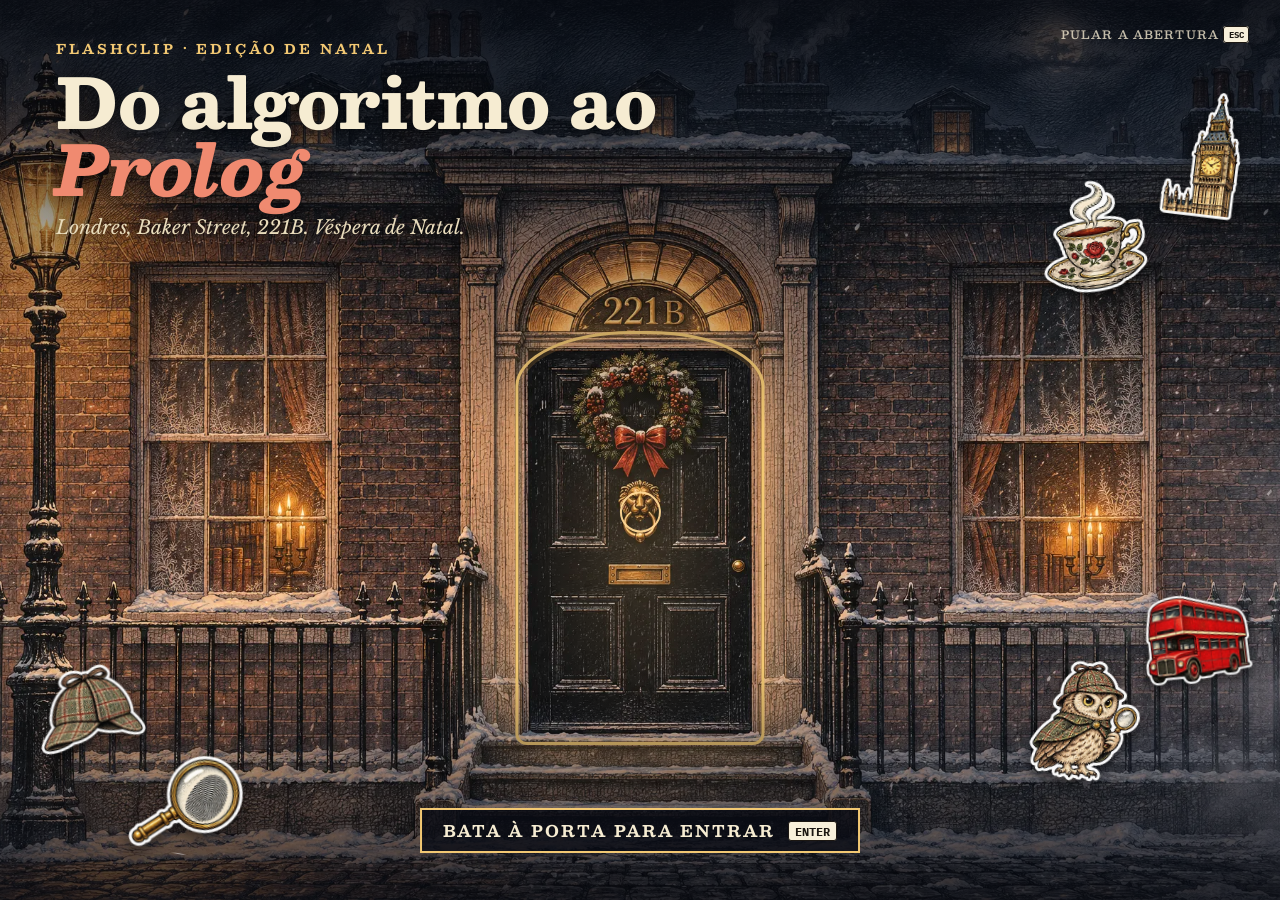
<file: index.html>
<!doctype html>
<html lang="pt-BR">
<head>
<meta charset="utf-8">
<meta name="viewport" content="width=device-width, initial-scale=1">
<title>FlashClip: do algoritmo ao Prolog</title>
<meta name="description" content="Minicurso FlashClip: fundamentos de programação e Prolog, com o caso A noite do crime.">
<link rel="stylesheet" href="css/fontes.css">
<link rel="stylesheet" href="css/tema.css">
<link rel="stylesheet" href="css/slides.css">
<link rel="stylesheet" href="css/jornal.css">
<link rel="stylesheet" href="css/pagina.css">
<link rel="stylesheet" href="css/londres.css">
<link rel="stylesheet" href="css/organizar.css">
<script>
/* A abertura (a porta da 221B) só aparece quando a apresentação abre no começo. Se o roteiro dela
   não carregar, a página segue sem abertura. */
(function () {
  var h = location.hash, r = document.documentElement;
  if ((h === '' || h === '#' || h === '#/capa') && !/[?&]entrada=0(?:&|$)/.test(location.search)) {
    r.classList.add('com-entrada');
    setTimeout(function () { if (!window.LONDRES) r.classList.remove('com-entrada'); }, 4000);
  }
})();
</script>
</head>
<body>

<div id="mundo" class="mundo" data-lugar="rua" aria-hidden="true">
  <div class="mundo__viagem"><div class="mundo__londres"></div></div>
  <div class="mundo__nevoa"></div>
  <canvas id="neve" class="mundo__neve"></canvas>
</div>

<main id="palco" class="palco" aria-label="Apresentação"></main>
<div id="figurinhas" class="figurinhas" aria-hidden="true"></div>

<nav id="barra" class="barra" aria-label="Controles da apresentação">
  <div class="barra__grupo">
    <button type="button" id="b-organizar" title="Organizar a ordem dos slides (O)">Organizar</button>
    <button type="button" id="b-controle" title="Passar os slides pelo celular (C)">Celular</button>
    <a id="b-quiz" href="quiz.html" title="Abrir o quiz (opcional)">Quiz</a>
    <button type="button" id="b-foto" title="Modo foto: troca o busto em 3D da capa pelo retrato (M)" aria-pressed="false">Foto</button>
    <button type="button" id="b-cheia" title="Tela cheia (F)">Tela cheia</button>
    <button type="button" id="b-ajuda" title="Atalhos (?)">Atalhos</button>
  </div>
  <div class="barra__grupo">
    <button type="button" id="b-voltar" aria-label="Voltar">&#9664;</button>
    <span id="contador" class="barra__conta" aria-live="polite">1 / 1</span>
    <button type="button" id="b-avancar" aria-label="Avançar">&#9654;</button>
  </div>
</nav>
<div id="progresso" class="progresso" aria-hidden="true"><i></i><img class="progresso__carruagem" src="img/fig-carruagem.webp" width="440" height="287" alt=""></div>

<section id="organizar" class="org" hidden aria-label="Organizar a ordem dos slides">
  <header class="org__topo">
    <div>
      <h2>Quadro do caso: organize os slides</h2>
      <p class="org__dica">Arraste uma miniatura, ou use as setas para escolher, <kbd>Espaço</kbd> para pegar e soltar e <kbd>Enter</kbd> para abrir. <kbd>Alt</kbd> + setas move direto. <kbd>Esc</kbd> fecha.</p>
    </div>
    <div class="org__botoes">
      <span id="org-estado" class="org__estado"></span>
      <button type="button" id="org-desfazer">Desfazer</button>
      <button type="button" id="org-original">Voltar à ordem original</button>
      <button type="button" id="org-fechar" class="org__fechar">Fechar</button>
    </div>
  </header>
  <div id="org-rolo" class="org__rolo">
    <ol id="org-lista" class="org__lista"></ol>
  </div>
  <p id="org-vivo" class="so-leitor" aria-live="assertive"></p>
</section>

<div id="ajuda" class="ajuda" hidden role="dialog" aria-modal="true" aria-labelledby="ajuda-t">
  <div class="ajuda__caixa">
    <h2 id="ajuda-t">Atalhos</h2>
    <dl>
      <dt><kbd>&rarr;</kbd> <kbd>Espaço</kbd> <kbd>Page Down</kbd></dt><dd>Avançar (primeiro as etapas do slide, depois o próximo slide)</dd>
      <dt><kbd>&larr;</kbd> <kbd>Page Up</kbd></dt><dd>Voltar</dd>
      <dt><kbd>Home</kbd> <kbd>End</kbd></dt><dd>Primeiro e último slide</dd>
      <dt><kbd>O</kbd></dt><dd>Organizar a ordem dos slides</dd>
      <dt><kbd>C</kbd></dt><dd>Passar os slides pelo celular (mostra um QR code)</dd>
      <dt><kbd>M</kbd></dt><dd>Modo foto: na capa, troca o busto em 3D pelo retrato do detetive com a coruja</dd>
      <dt><kbd>F</kbd></dt><dd>Tela cheia</dd>
      <dt><kbd>?</kbd></dt><dd>Abrir e fechar esta ajuda</dd>
      <dt>Figurinhas</dt><dd>Clique para balançar, arraste para colar em outro lugar</dd>
    </dl>
    <p>A ordem que você escolher fica guardada neste navegador. O quiz é opcional: só abre pelo botão Quiz.</p>
    <button type="button" id="ajuda-fechar">Fechar</button>
  </div>
</div>

<div id="controle" class="ajuda" hidden role="dialog" aria-modal="true" aria-labelledby="controle-t">
  <div class="ajuda__caixa controle">
    <h2 id="controle-t">Passar os slides pelo celular</h2>
    <p>Aponte a câmera do celular para o código. A página que abrir tem os botões de avançar e voltar. Pode fechar este quadro: o celular continua ligado.</p>
    <div id="controle-qr" class="controle__qr" aria-label="QR code do controle"></div>
    <p id="controle-url" class="controle__url"></p>
    <p id="controle-estado" class="controle__estado" role="status">Ligando…</p>
    <div id="controle-aviso" class="controle__aviso" hidden>
      <p><b>O celular ainda não alcança esta página:</b> ela está aberta só neste computador. Publique a pasta e cole aqui o endereço público dela:</p>
      <form id="controle-form"><input id="controle-campo" type="url" inputmode="url" placeholder="https://…" aria-label="Endereço público da pasta da apresentação"><button type="submit">Usar</button></form>
    </div>
    <div class="controle__botoes">
      <button type="button" id="controle-desligar" class="secundario">Desligar o controle</button>
      <button type="button" id="controle-fechar">Fechar</button>
    </div>
  </div>
</div>

<section id="entrada" class="entrada" aria-label="Abertura: Baker Street, 221B">
  <div class="entrada__cena">
    <img class="entrada__rua" src="img/londres-porta.webp" width="2240" height="1267" alt="Rua de Londres à noite, com neve e um lampião aceso. Ao centro, a porta preta da casa 221B, com uma guirlanda de Natal.">
    <button type="button" id="entrada-porta" class="entrada__porta" aria-label="Bater à porta e começar a apresentação"><span class="entrada__anel" aria-hidden="true"></span></button>
  </div>
  <div class="entrada__sombra" aria-hidden="true"></div>
  <div class="entrada__texto">
    <p class="entrada__kicker">FlashClip · Edição de Natal</p>
    <h1>Do algoritmo ao <em>Prolog</em></h1>
    <p class="entrada__onde">Londres, Baker Street, 221B. Véspera de Natal.</p>
  </div>
  <div class="entrada__figs" aria-hidden="true">
    <img src="img/fig-chapeu.webp" alt="" style="left:2.6vw;bottom:17vh;--r:-12deg;--i:0">
    <img src="img/fig-lupa.webp" alt="" style="left:10.5vw;bottom:5vh;--r:10deg;--i:1">
    <img src="img/fig-big-ben.webp" alt="" style="right:3vw;top:10vh;--r:7deg;--i:2;width:clamp(48px,6vw,120px)">
    <img src="img/fig-cha.webp" alt="" style="right:10.5vw;top:20vh;--r:-9deg;--i:3">
    <img src="img/fig-coruja.webp" alt="" style="right:11vw;bottom:13vh;--r:8deg;--i:4">
    <img src="img/fig-onibus.webp" alt="" style="right:2.4vw;bottom:24vh;--r:-7deg;--i:5">
  </div>
  <button type="button" id="entrada-dica" class="entrada__dica">Bata à porta para entrar <kbd>Enter</kbd></button>
  <button type="button" id="entrada-pular" class="entrada__pular">Pular a abertura <kbd>Esc</kbd></button>
  <div class="entrada__luz" aria-hidden="true"></div>
</section>

<script src="vendor/qrcode.js"></script>
<script src="js/arte.js"></script>
<script src="js/estampas.js"></script>
<script src="js/base.js"></script>
<script src="js/slides-1-fundamentos.js"></script>
<script src="js/slides-2-prolog.js"></script>
<script src="js/slides-3-caso-e-regras.js"></script>
<script src="js/slides-4-consultas-e-desfecho.js"></script>
<script src="js/figurinhas.js"></script>
<script src="js/deck.js"></script>
<script src="js/londres.js"></script>
<script src="js/controle-apresentador.js"></script>
<script src="js/tres-d.js"></script>
</body>
</html>
</file>
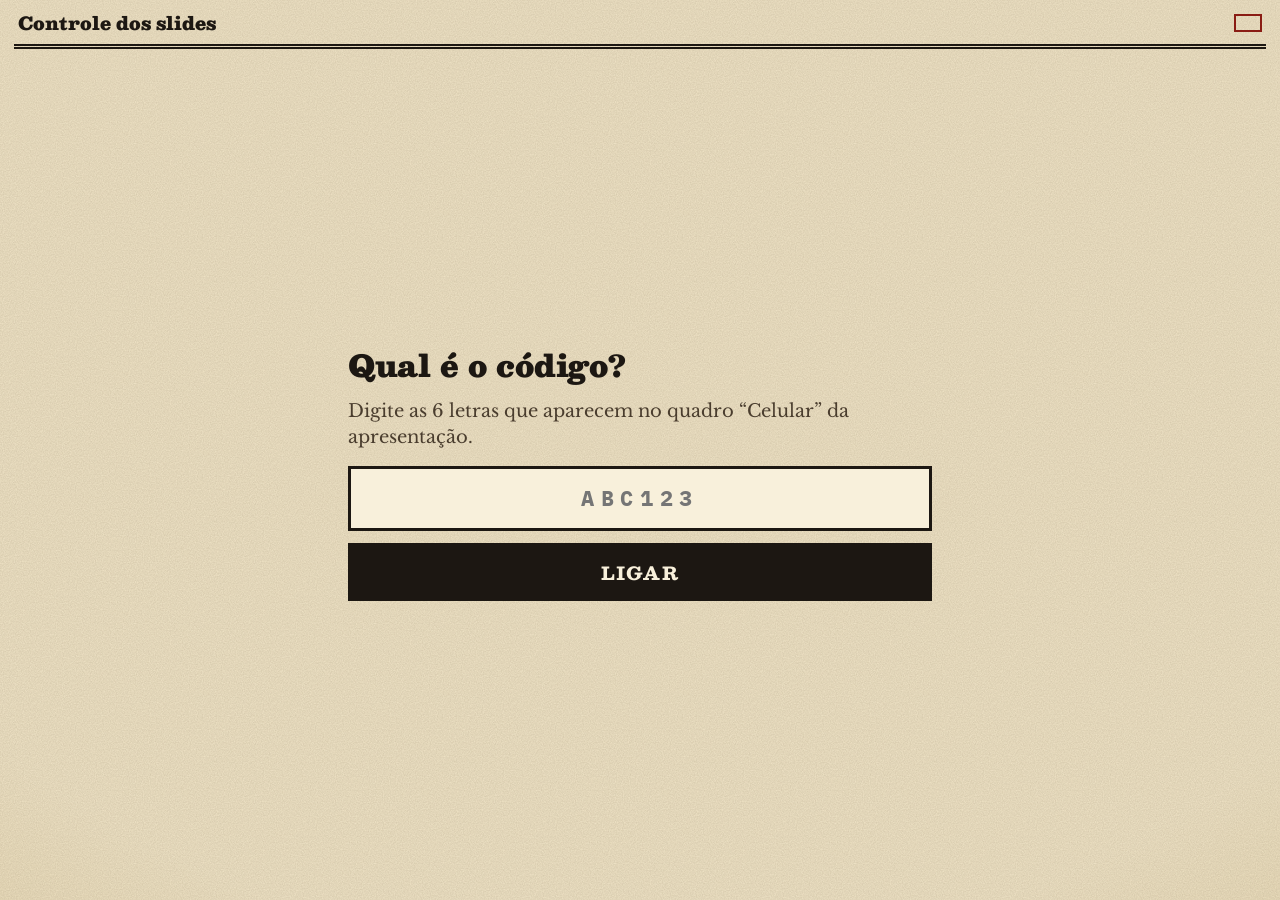
<file: controle.html>
<!doctype html>
<html lang="pt-BR">
<head>
<meta charset="utf-8">
<meta name="viewport" content="width=device-width, initial-scale=1, viewport-fit=cover, user-scalable=no">
<meta name="theme-color" content="#1c1712">
<title>Controle dos slides · FlashClip</title>
<link rel="stylesheet" href="css/fontes.css">
<link rel="stylesheet" href="css/quiz.css">
</head>
<body class="q q--celular q--controle">

<header class="c-topo">
  <p class="q-marca">Controle dos slides</p>
  <p id="conexao" class="q-conexao" role="status">Conectando…</p>
</header>

<main class="c-palco">
  <section id="t-codigo" class="c-tela" hidden>
    <h1>Qual é o código?</h1>
    <p>Digite as 6 letras que aparecem no quadro “Celular” da apresentação.</p>
    <form id="form-codigo">
      <input id="campo-codigo" autocomplete="off" autocapitalize="characters" maxlength="6" aria-label="Código do controle" placeholder="ABC123">
      <button type="submit" class="q-botao q-botao--forte">Ligar</button>
    </form>
  </section>

  <section id="t-controle" class="c-tela ctl" hidden>
    <div class="ctl__info" aria-live="polite">
      <p id="ctl-pos" class="q-kicker">Procurando a apresentação…</p>
      <h1 id="ctl-titulo"></h1>
      <p id="ctl-etapa" class="ctl__etapa"></p>
      <p id="ctl-prox" class="ctl__prox"></p>
    </div>
    <button type="button" id="ctl-avancar" class="ctl__botao ctl__botao--avancar" disabled>Avançar <span aria-hidden="true">&#9654;</span></button>
    <button type="button" id="ctl-voltar" class="ctl__botao ctl__botao--voltar" disabled><span aria-hidden="true">&#9664;</span> Voltar</button>
  </section>
</main>

<script src="vendor/mqtt.min.js"></script>
<script src="js/quiz-config.js"></script>
<script src="js/quiz-transporte.js"></script>
<script src="js/controle-celular.js"></script>
</body>
</html>
</file>
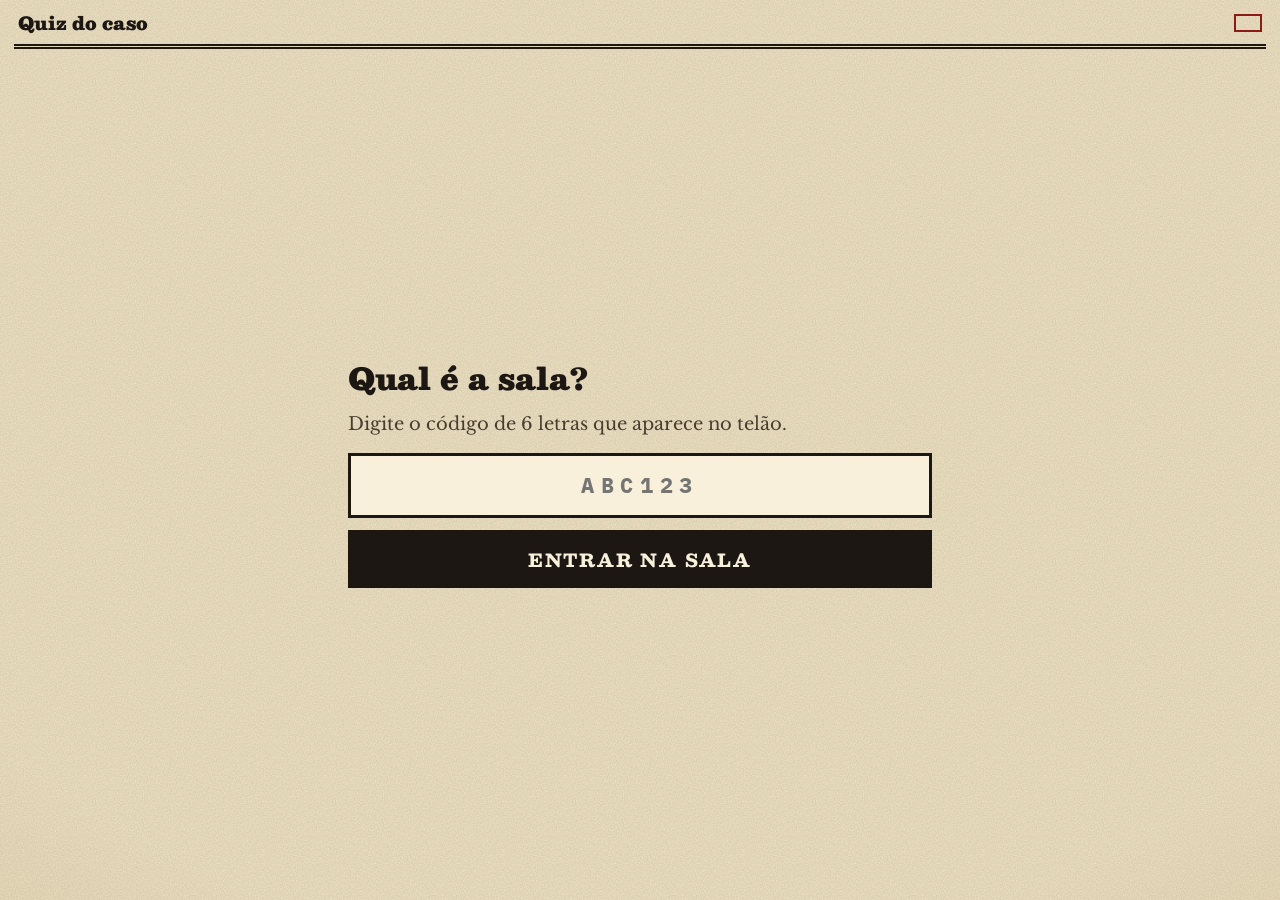
<file: jogar.html>
<!doctype html>
<html lang="pt-BR">
<head>
<meta charset="utf-8">
<meta name="viewport" content="width=device-width, initial-scale=1, viewport-fit=cover">
<meta name="theme-color" content="#0b131c">
<title>Quiz do caso · entrar</title>
<link rel="stylesheet" href="css/fontes.css">
<link rel="stylesheet" href="css/quiz.css">
</head>
<body class="q q--celular">

<header class="c-topo">
  <p class="q-marca">Quiz do caso</p>
  <p id="conexao" class="q-conexao" role="status">Conectando…</p>
</header>

<main class="c-palco" aria-live="polite">

  <section id="t-codigo" class="c-tela" hidden>
    <h1>Qual é a sala?</h1>
    <p>Digite o código de 6 letras que aparece no telão.</p>
    <form id="form-codigo">
      <input id="campo-codigo" autocomplete="off" autocapitalize="characters" maxlength="6" inputmode="text" aria-label="Código da sala" placeholder="ABC123">
      <button type="submit" class="q-botao q-botao--forte">Entrar na sala</button>
    </form>
  </section>

  <section id="t-entrar" class="c-tela" hidden>
    <h1>Detetive, qual é o seu apelido?</h1>
    <form id="form-apelido">
      <input id="campo-apelido" autocomplete="off" maxlength="16" enterkeyhint="go" aria-label="Seu apelido" placeholder="Seu apelido">
      <button type="submit" class="q-botao q-botao--forte">Entrar</button>
    </form>
    <p class="c-miudo">Só o apelido vai para o telão. Não precisa de conta nem de cadastro.</p>
  </section>

  <section id="t-espera" class="c-tela" hidden>
    <p class="c-selo">Você entrou</p>
    <h1 id="meu-nome"></h1>
    <p id="espera-txt">Olhe para o telão. O caso já vai começar.</p>
  </section>

  <section id="t-pergunta" class="c-tela c-tela--jogo" hidden>
    <p id="c-qual" class="q-kicker"></p>
    <div class="c-barra" aria-hidden="true"><i id="c-tempo"></i></div>
    <h1 id="c-pergunta"></h1>
    <ol id="c-opcoes" class="c-opcoes"></ol>
    <p id="c-enviada" class="c-enviada" hidden>Resposta enviada. Agora é esperar o telão.</p>
  </section>

  <section id="t-resultado" class="c-tela" hidden>
    <p id="r-selo" class="c-selo"></p>
    <h1 id="r-titulo"></h1>
    <p id="r-certa" class="c-certa"></p>
    <p class="c-pontos"><b id="r-pontos">0</b> pontos <span id="r-ganho"></span></p>
    <p id="r-pos" class="c-pos"></p>
  </section>

  <section id="t-fim" class="c-tela" hidden>
    <p class="c-selo">Caso encerrado</p>
    <h1 id="f-pos"></h1>
    <p class="c-pontos"><b id="f-pontos">0</b> pontos</p>
    <p>Obrigado por investigar com a gente.</p>
  </section>

  <section id="t-fora" class="c-tela" hidden>
    <h1>Você saiu da sala</h1>
    <p>O apresentador tirou este apelido do quiz.</p>
  </section>
</main>

<script src="vendor/mqtt.min.js"></script>
<script src="js/quiz-config.js"></script>
<script src="js/quiz-transporte.js"></script>
<script src="js/quiz-jogador.js"></script>
</body>
</html>
</file>
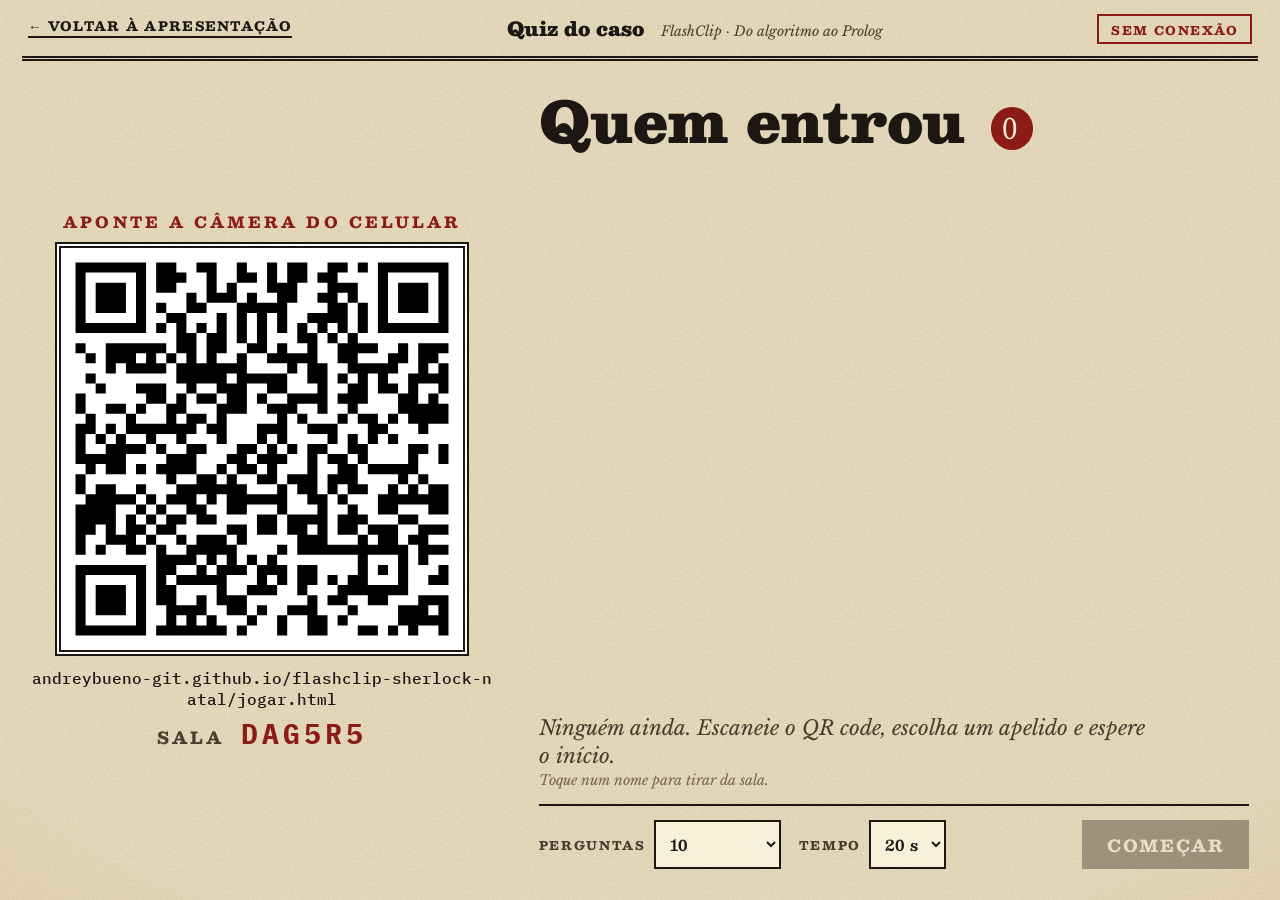
<file: quiz.html>
<!doctype html>
<html lang="pt-BR">
<head>
<meta charset="utf-8">
<meta name="viewport" content="width=device-width, initial-scale=1">
<title>Quiz do caso · FlashClip</title>
<link rel="stylesheet" href="css/fontes.css">
<link rel="stylesheet" href="css/quiz.css">
</head>
<body class="q q--tela">

<header class="q-topo">
  <a id="voltar" class="q-link" href="index.html">&larr; Voltar à apresentação</a>
  <p class="q-marca">Quiz do caso <span>FlashClip · Do algoritmo ao Prolog</span></p>
  <p id="conexao" class="q-conexao" role="status">Conectando…</p>
</header>

<main class="q-palco">

  <!-- sala de espera -->
  <section id="f-sala" class="q-fase" hidden>
    <div class="sala">
      <div class="sala__entrada">
        <p class="q-kicker">Aponte a câmera do celular</p>
        <div id="qr" class="sala__qr" aria-label="QR code para entrar no quiz"></div>
        <p id="url" class="sala__url"></p>
        <p class="sala__codigo">Sala <b id="codigo"></b></p>
        <div id="aviso-local" class="sala__aviso" hidden>
          <p><b>Os celulares ainda não alcançam esta página.</b> Ela está aberta só neste computador. Publique a pasta e cole aqui o endereço público de <code>jogar.html</code>:</p>
          <form id="form-url"><input id="campo-url" type="url" inputmode="url" placeholder="https://…/jogar.html" aria-label="Endereço público da página dos jogadores"><button type="submit">Usar</button></form>
        </div>
      </div>
      <div class="sala__lista">
        <h1>Quem entrou <span id="conta">0</span></h1>
        <ul id="jogadores" class="sala__nomes" aria-live="polite"></ul>
        <p id="vazio" class="sala__vazio">Ninguém ainda. Escaneie o QR code, escolha um apelido e espere o início.</p>
        <p class="sala__dica">Toque num nome para tirar da sala.</p>
        <div class="sala__ajustes">
          <label>Perguntas <select id="quantas"></select></label>
          <label>Tempo <select id="tempo"><option value="10">10 s</option><option value="15">15 s</option><option value="20">20 s</option><option value="30">30 s</option></select></label>
          <button type="button" id="comecar" class="q-botao q-botao--forte">Começar</button>
        </div>
      </div>
    </div>
  </section>

  <!-- pergunta e resposta -->
  <section id="f-jogo" class="q-fase" hidden>
    <div class="jogo">
      <div class="jogo__cab">
        <p id="qual" class="q-kicker"></p>
        <div class="jogo__relogio" aria-live="off"><svg viewBox="0 0 100 100" aria-hidden="true"><circle cx="50" cy="50" r="44"/><circle id="anel" cx="50" cy="50" r="44"/></svg><b id="segundos">20</b></div>
        <p id="responderam" class="jogo__resp"></p>
      </div>
      <h1 id="pergunta" class="jogo__pergunta"></h1>
      <ol id="opcoes" class="jogo__opcoes"></ol>
      <div class="jogo__pe">
        <div id="placar-mini" class="placar-mini" hidden><h2>Placar</h2><ol id="top"></ol></div>
        <button type="button" id="acao" class="q-botao q-botao--forte">Encerrar o tempo</button>
      </div>
    </div>
  </section>

  <!-- fim -->
  <section id="f-fim" class="q-fase" hidden>
    <div class="fim-q">
      <p class="q-kicker">Caso encerrado</p>
      <h1>Os melhores detetives</h1>
      <ol id="podio" class="podio"></ol>
      <ol id="resto" class="resto"></ol>
      <div class="fim-q__botoes">
        <button type="button" id="de-novo" class="q-botao">Jogar de novo</button>
        <button type="button" id="nova-sala" class="q-botao">Nova sala</button>
        <a id="voltar2" class="q-botao q-botao--forte" href="index.html">Voltar à apresentação</a>
      </div>
    </div>
  </section>
</main>

<script src="vendor/qrcode.js"></script>
<script src="vendor/mqtt.min.js"></script>
<script src="js/quiz-config.js"></script>
<script src="js/quiz-perguntas.js"></script>
<script src="js/quiz-transporte.js"></script>
<script src="js/quiz-apresentador.js"></script>
</body>
</html>
</file>
<file: css/fontes.css>
/* Fontes da apresentação — todas locais (../fontes/), licença SIL OFL 1.1.
   Procedência e licenças: fontes/PROCEDENCIA.txt e fontes/OFL-*.txt

   Título      Besley              variável, peso 400–900, romano e itálico
   Texto       Libre Baskerville   variável, peso 400–700, romano e itálico
   Código      IBM Plex Mono       500 e 700, itálico 500 (sem ligaduras no arquivo)
   Manuscrita  Charm               400 e 700 */

/* ---------- Título: Besley ---------- */
@font-face {
  font-family: "Besley";
  src: url("../fontes/besley-vf.woff2") format("woff2");
  font-weight: 400 900;
  font-style: normal;
  font-display: swap;
}
@font-face {
  font-family: "Besley";
  src: url("../fontes/besley-italico-vf.woff2") format("woff2");
  font-weight: 400 900;
  font-style: italic;
  font-display: swap;
}

/* ---------- Texto: Libre Baskerville ---------- */
@font-face {
  font-family: "Libre Baskerville";
  src: url("../fontes/libre-baskerville-vf.woff2") format("woff2");
  font-weight: 400 700;
  font-style: normal;
  font-display: swap;
}
@font-face {
  font-family: "Libre Baskerville";
  src: url("../fontes/libre-baskerville-italico-vf.woff2") format("woff2");
  font-weight: 400 700;
  font-style: italic;
  font-display: swap;
}

/* ---------- Código: IBM Plex Mono ----------
   O peso de base é o 500 (traço mais firme no projetor). Quem pedir
   font-weight 400 recebe o 500: é a regra de escolha de peso do navegador. */
@font-face {
  font-family: "IBM Plex Mono";
  src: url("../fontes/ibm-plex-mono-500.woff2") format("woff2");
  font-weight: 500;
  font-style: normal;
  font-display: swap;
}
@font-face {
  font-family: "IBM Plex Mono";
  src: url("../fontes/ibm-plex-mono-500-italico.woff2") format("woff2");
  font-weight: 500;
  font-style: italic;
  font-display: swap;
}
@font-face {
  font-family: "IBM Plex Mono";
  src: url("../fontes/ibm-plex-mono-700.woff2") format("woff2");
  font-weight: 700;
  font-style: normal;
  font-display: swap;
}

/* ---------- Manuscrita: Charm ---------- */
@font-face {
  font-family: "Charm";
  src: url("../fontes/charm-400.woff2") format("woff2");
  font-weight: 400;
  font-style: normal;
  font-display: swap;
}
@font-face {
  font-family: "Charm";
  src: url("../fontes/charm-700.woff2") format("woff2");
  font-weight: 700;
  font-style: normal;
  font-display: swap;
}

/* ---------- Cabeçalho de jornal: UnifrakturCook (só o nome do jornal) ---------- */
@font-face {
  font-family: "UnifrakturCook";
  src: url("../fontes/unifrakturcook-700.woff2") format("woff2");
  font-weight: 700;
  font-style: normal;
  font-display: swap;
}

:root {
  --f-jornal: "UnifrakturCook", "Besley", Georgia, serif;
  --f-titulo: "Besley", "Superclarendon", "Clarendon", "Rockwell", Georgia, "Times New Roman", serif;
  --f-texto: "Libre Baskerville", "Baskerville", "Baskerville Old Face", Georgia, "Times New Roman", serif;
  --f-mono: "IBM Plex Mono", ui-monospace, "SF Mono", Menlo, Monaco, Consolas, "Courier New", monospace;
  --f-manuscrita: "Charm", "Bradley Hand", "Noteworthy", "Segoe Print", cursive;
}
</file>
<file: css/tema.css>
/* Tema: Sherlock Holmes no Natal, como impresso de época. Cada slide é uma página de revista
   vitoriana (Londres, década de 1890): papel envelhecido, tinta preta, um vermelho de lacre,
   fios duplos, tipografia de cartaz e gravuras a traço. Palco fixo de 1920x1080, escalado. */

:root {
  --papel: #efe3c6;
  --papel-claro: #f8f0db;
  --papel-2: #e6d7b2;
  --papel-3: #cdb98c;
  --tinta: #1c1712;
  --tinta-2: #4a3d2e;
  --tinta-3: #77654b;
  --lacre: #8a1c14;
  --lacre-2: #b03a2e;
  --lacre-escuro: #6d140e;
  --latao: #a67c2e;
  --latao-2: #e8cf8a;
  --latao-escuro: #6f5219;
  --azevinho: #2f4a34;
  --azevinho-2: #3f6246;
  --azul-tinta: #1c1712;
  --ardosia: #23261f;
  --madeira: #5a4226;
  --noite-800: var(--ardosia);
  --noite-900: #17120d;
  --noite-950: #100c08;
  --sai: cubic-bezier(.16, .84, .3, 1);
  --entra: cubic-bezier(.5, 0, .9, .4);
  --mola: cubic-bezier(.3, 1.45, .5, 1);
  --fio: 5px double var(--tinta);
  --grao: url("data:image/svg+xml,%3Csvg xmlns='http://www.w3.org/2000/svg' width='240' height='240'%3E%3Cfilter id='n'%3E%3CfeTurbulence type='fractalNoise' baseFrequency='.85' numOctaves='3' seed='11'/%3E%3CfeColorMatrix values='0 0 0 0 .2 0 0 0 0 .15 0 0 0 0 .08 0 0 0 .55 0'/%3E%3C/filter%3E%3Crect width='240' height='240' filter='url(%23n)' opacity='.42'/%3E%3C/svg%3E");
  --manchas: radial-gradient(520px 380px at 8% 6%, rgba(140, 104, 52, .2), transparent 70%), radial-gradient(640px 460px at 96% 98%, rgba(120, 86, 40, .24), transparent 70%), radial-gradient(260px 200px at 82% 10%, rgba(140, 104, 52, .12), transparent 70%), radial-gradient(300px 240px at 14% 92%, rgba(140, 104, 52, .14), transparent 70%);
}

*, *::before, *::after { box-sizing: border-box; }
html, body { height: 100%; margin: 0; overflow: hidden; background: var(--papel-2); }
body { font-family: var(--f-texto); color: var(--tinta); -webkit-font-smoothing: antialiased; text-rendering: optimizeLegibility; }
body.ocioso { cursor: none; }
button, a { font: inherit; }
.so-leitor { position: absolute; width: 1px; height: 1px; overflow: hidden; clip-path: inset(50%); white-space: nowrap; }
svg.i { display: block; width: 100%; height: 100%; overflow: visible; }

/* ---------- fundo: a mesma folha de papel, para a tela inteira ---------- */
.mundo { position: fixed; inset: 0; background: var(--grao), radial-gradient(120% 120% at 50% 50%, var(--papel) 55%, #dcc99c 100%); transition: filter .22s; }

/* ---------- palco e troca de slides ---------- */
.palco { position: fixed; left: 50%; top: 50%; width: 1920px; height: 1080px; margin: -540px 0 0 -960px; transform: scale(var(--escala, 1)); transform-origin: 50% 50%; z-index: 2; }
.slide { position: absolute; inset: 0; visibility: hidden; opacity: 0; pointer-events: none; color: var(--tinta);
  background: var(--manchas), var(--grao), linear-gradient(180deg, #f3e8cd, var(--papel) 40%, #eadbb9); }
.slide.ativa { visibility: visible; opacity: 1; pointer-events: auto; }
.slide.saindo { visibility: visible; animation: sai .28s var(--entra) both; }
.slide--folha.entrando { animation: vira-folha .6s var(--sai) both; transform-origin: 0 50%; }
.slide--cena.entrando { animation: lanterna 1s var(--sai) both; }
@keyframes sai { from { opacity: 1; } to { opacity: 0; } }
/* página que se assenta, como folha virada */
@keyframes vira-folha { from { opacity: 0; transform: perspective(2400px) rotateY(calc(var(--dir, 1) * -14deg)) translateX(calc(var(--dir, 1) * 40px)); } to { opacity: 1; transform: none; } }
/* abertura em círculo, como a lanterna mágica das projeções da época */
@keyframes lanterna { from { clip-path: circle(0% at 50% 54%); filter: sepia(1) brightness(1.15); } 60% { filter: sepia(.4); } to { clip-path: circle(82% at 50% 54%); filter: none; } }
.entrando [data-e] { animation: imprime .55s var(--sai) both; animation-delay: calc(.2s + var(--i, 0) * .07s); }
/* a tinta "pega" no papel: nitidez e peso chegam juntos */
@keyframes imprime { from { opacity: 0; transform: translateY(10px); filter: blur(4px); } to { opacity: 1; transform: none; filter: none; } }

[data-passo] { opacity: 0; transform: translateY(12px); transition: opacity .4s var(--sai), transform .5s var(--sai); }
[data-passo].visto { opacity: 1; transform: none; }

/* ---------- página (folha) ---------- */
.folha, .cena { position: absolute; inset: 30px; border: 6px solid var(--tinta); outline: 2px solid var(--tinta); outline-offset: -16px; }
.folha { padding: 44px 100px 0; display: flex; flex-direction: column; }
.cab { display: flex; justify-content: space-between; align-items: center; min-height: 62px; padding-bottom: 12px; border-bottom: var(--fio); }
.kicker { margin: 0; font: 800 23px/1.2 var(--f-titulo); letter-spacing: .2em; text-transform: uppercase; color: var(--lacre); }
.kicker::before { content: ""; display: inline-block; width: 12px; height: 12px; margin-right: 16px; background: currentColor; transform: rotate(45deg) translateY(-2px); }
.titulo { position: relative; margin: 22px 0 0; padding-bottom: 34px; font: 900 76px/1.04 var(--f-titulo); letter-spacing: -.012em; text-wrap: balance; }
.titulo::after { content: ""; position: absolute; left: 0; bottom: 0; width: 230px; height: 9px; border-top: 5px solid var(--tinta); border-bottom: 2px solid var(--tinta); }
.titulo--longo { font-size: 60px; }
.corpo { flex: 1; min-height: 0; display: flex; flex-direction: column; justify-content: center; gap: 26px; padding: 18px 0 18px; font-size: 36px; line-height: 1.4; }
.corpo p, .corpo ol, .corpo ul, .corpo figure, .corpo blockquote, .corpo dl { margin: 0; }
.corpo ol, .corpo ul { list-style: none; padding: 0; }
.corpo b, .corpo strong { font-weight: 700; }
.lead { font-size: 47px; line-height: 1.24; text-wrap: pretty; }
.lead b { color: var(--lacre); }
.lead--menor { font-size: 40px; }
.pe { height: 62px; flex: none; display: flex; justify-content: space-between; align-items: center; border-top: 2px solid var(--tinta); font: 700 17px/1 var(--f-titulo); letter-spacing: .2em; text-transform: uppercase; color: var(--tinta-2); }
.pe__enfeite { width: 62px; height: 44px; }
.pe__num { min-width: 84px; text-align: right; font: 800 24px/1 var(--f-titulo); letter-spacing: .04em; font-variant-numeric: tabular-nums; color: var(--tinta); }
.pe__num::before { content: "pág. "; font: italic 400 19px/1 var(--f-texto); letter-spacing: 0; text-transform: none; }
.pe__marca { min-width: 84px; }

/* selos do material: carimbos de borracha */
.selo { flex: none; display: inline-block; font: 800 20px/1 var(--f-titulo); letter-spacing: .18em; text-transform: uppercase; padding: 12px 18px 10px; border: 5px double currentColor; transform: rotate(-2.4deg); opacity: .92; }
.selo--aula { color: var(--azevinho); }
.selo--caso { color: var(--lacre); }

/* aviso em caixa, como os anúncios de jornal */
.nota { padding: 16px 26px 16px 22px; background: rgba(205, 185, 140, .35); border: 2px solid var(--tinta); border-left-width: 12px; font-size: 32px; line-height: 1.36; }
.nota__r { display: inline-block; font: 800 19px/1 var(--f-titulo); letter-spacing: .17em; text-transform: uppercase; color: var(--papel-claro); background: var(--tinta); padding: 8px 12px 6px; margin-right: .7em; vertical-align: .16em; }

/* grades e caixas */
.grade { display: grid; gap: 26px; }
.g1 { grid-template-columns: 1fr; } .g2 { grid-template-columns: 1fr 1fr; } .g3 { grid-template-columns: repeat(3, 1fr); }
.g4 { grid-template-columns: repeat(4, 1fr); } .g5 { grid-template-columns: repeat(5, 1fr); }
.estreita { max-width: 1050px; }
.cartao { position: relative; padding: 22px 28px 24px; background: rgba(250, 243, 224, .55); border: var(--fio); font-size: 31px; line-height: 1.36; }
.cartao--forte { border-color: var(--lacre); }
.cartao h3 { margin: 0 0 8px; font: 800 40px/1.1 var(--f-titulo); }
.cartao h3 em, .lead em { font-style: italic; color: var(--lacre); }
.sub { margin: 0 0 8px !important; font: 800 19px/1.25 var(--f-titulo); letter-spacing: .18em; text-transform: uppercase; color: var(--lacre); }
.rotulo { font: 800 20px/1.2 var(--f-titulo); letter-spacing: .18em; text-transform: uppercase; color: var(--tinta-2); }
.num { display: grid; place-items: center; flex: none; width: 56px; height: 56px; border-radius: 50%; background: var(--tinta); color: var(--papel-claro); font: 800 30px/1 var(--f-titulo); box-shadow: 0 0 0 3px var(--papel), 0 0 0 5px var(--tinta); }
.cartao > .num { margin: 4px 0 16px 4px; }
.lado { display: grid; grid-template-columns: 1fr 1fr; gap: 54px; align-items: center; }
.lado.topo { align-items: start; }
.lado--38 { grid-template-columns: 36fr 64fr; } .lado--40 { grid-template-columns: 40fr 60fr; } .lado--45 { grid-template-columns: 44fr 56fr; }
.lado--50 { grid-template-columns: 1fr 1fr; } .lado--55 { grid-template-columns: 55fr 45fr; } .lado--60 { grid-template-columns: 62fr 38fr; }
.lado--62 { grid-template-columns: 62fr 38fr; } .lado--70 { grid-template-columns: 72fr 28fr; }
.pilha { display: flex; flex-direction: column; gap: 22px; min-width: 0; }
blockquote, .citacao { font-style: italic; color: var(--tinta-2); padding-left: 22px; border-left: 4px double var(--tinta-3); }
.citacao { font-size: 44px; line-height: 1.25; color: var(--tinta); border-left: 8px double var(--lacre); padding-left: 28px; }
.floreio { display: block; width: 440px; height: 44px; color: var(--tinta); }

/* código: tira datilografada sobre papel pautado; consultas: lousa de ardósia com moldura */
.pl { font: 500 .92em/1 var(--f-mono); background: rgba(28, 23, 18, .09); padding: .1em .32em .12em; white-space: nowrap; font-style: normal; }
.pl.simbolo { font-weight: 700; color: var(--lacre); background: rgba(138, 28, 20, .1); }
.t-pred { color: var(--tinta); font-weight: 700; }
.t-var { color: var(--lacre); font-weight: 700; }
.t-op { color: var(--azevinho); font-weight: 700; }
.t-c { color: var(--tinta-3); font-style: italic; }
.t-str { color: var(--azevinho); }
.codigo { position: relative; min-width: 0; background: var(--papel-claro); border: 3px solid var(--tinta); box-shadow: 6px 6px 0 rgba(28, 23, 18, .22); overflow: hidden; }
.codigo pre { margin: 0; padding: 20px 34px; font: 500 38px/1.5 var(--f-mono); white-space: pre; background: repeating-linear-gradient(transparent 0 calc(1.5em - 1px), rgba(119, 101, 75, .32) calc(1.5em - 1px) 1.5em) 0 20px; }
.codigo .ln { display: block; }
.codigo__rotulo { padding: 11px 34px 9px; font: 800 17px/1 var(--f-titulo); letter-spacing: .2em; text-transform: uppercase; background: var(--tinta); color: var(--papel-claro); }
.codigo--grande pre { font-size: 58px; padding: 28px 44px; text-align: center; }
.codigo--medio pre { font-size: 36px; }
.codigo--denso pre { font-size: 30px; padding: 16px 28px; background-position: 0 16px; }
.codigo--caderno pre { padding-left: 62px; }
.codigo--caderno::before { content: ""; position: absolute; left: 42px; top: 0; bottom: 0; width: 2px; background: rgba(138, 28, 20, .55); }
.ln--nova { background: rgba(138, 28, 20, .14); box-shadow: -62px 0 0 rgba(138, 28, 20, .14), 40px 0 0 rgba(138, 28, 20, .14); }
.codigo--terminal { background: var(--ardosia) var(--grao); border: 10px solid var(--madeira); outline: 2px solid var(--tinta); outline-offset: -2px; color: #f1ead6; box-shadow: 6px 6px 0 rgba(28, 23, 18, .22); }
.codigo--terminal pre { background: none; }
.codigo--terminal .t-pred { color: #f1ead6; }
.codigo--terminal .t-var { color: var(--latao-2); }
.codigo--terminal .t-op { color: #b9d8b4; }
.codigo--terminal .codigo__rotulo { background: var(--madeira); color: var(--papel-claro); padding-top: 6px; }
.codigo--resposta { border-color: var(--lacre-escuro); }

/* listas numeradas */
.passos-v { display: flex; flex-direction: column; gap: 22px; }
.passos-v li { display: flex; gap: 24px; align-items: flex-start; padding-left: 5px; }
.passos-v li p { padding-top: 5px; }
.passos-v--compacto { font-size: 31px; gap: 18px; }
.passos-v--compacto .num { width: 48px; height: 48px; font-size: 26px; }

/* ---------- páginas de abertura (cenas): folha de rosto com gravura ---------- */
.cena__topo { position: absolute; left: 60px; right: 60px; top: 40px; margin: 0; display: flex; justify-content: space-between; align-items: baseline; padding-bottom: 12px; border-bottom: var(--fio); font: 700 18px/1 var(--f-titulo); letter-spacing: .24em; text-transform: uppercase; color: var(--tinta-2); }
.cena__topo b { font: italic 700 30px/1 var(--f-titulo); letter-spacing: .02em; text-transform: none; color: var(--lacre); }
.cena .kicker { font-size: 26px; }
.cena h1 { margin: 16px 0 0; font: 900 124px/.98 var(--f-titulo); letter-spacing: -.02em; text-wrap: balance; }
.cena h1 em { font-style: italic; color: var(--lacre); }
.cena .sub { margin: 26px 0 0 !important; font: 400 40px/1.32 var(--f-texto); letter-spacing: 0; text-transform: none; color: var(--tinta-2); max-width: 1000px; }
.cena .sub em { color: var(--lacre); }
.cena .floreio { margin-top: 30px; }
.gravura { margin: 0; overflow: hidden; background: #2a2219; border: 6px solid var(--tinta); outline: 2px solid var(--tinta); outline-offset: 7px; }
.gravura svg { display: block; width: 100%; height: 100%; }
.neve { animation: cai linear infinite; }
.neve--a { animation-duration: 12s; }
.neve--b { animation-duration: 19s; }
@keyframes cai { to { transform: translateY(var(--h)); } }

/* ---------- barra de controles ---------- */
.barra { position: fixed; left: 50%; bottom: 14px; z-index: 6; transform: translateX(-50%); display: flex; gap: 18px; padding: 6px 8px; background: var(--tinta); border: 2px solid var(--latao); box-shadow: 0 6px 20px rgba(0, 0, 0, .35); transition: opacity .3s, transform .3s var(--sai); }
.barra__grupo { display: flex; align-items: center; gap: 4px; }
.barra button, .barra a { appearance: none; border: 0; background: transparent; color: var(--papel); font: 700 13px/1 var(--f-titulo); letter-spacing: .1em; text-transform: uppercase; padding: 10px 13px; cursor: pointer; text-decoration: none; white-space: nowrap; }
.barra button:hover, .barra a:hover { background: var(--papel); color: var(--tinta); }
.barra button:disabled { opacity: .3; cursor: default; background: transparent; color: var(--papel); }
.barra__conta { min-width: 74px; text-align: center; color: var(--latao-2); font: 700 15px/1 var(--f-titulo); font-variant-numeric: tabular-nums; }
:focus-visible { outline: 3px solid var(--lacre-2); outline-offset: 2px; }
body.ocioso .barra { opacity: 0; transform: translateX(-50%) translateY(10px); }
body.ocioso .barra:focus-within { opacity: 1; transform: translateX(-50%); }
.progresso { position: fixed; left: 0; right: 0; bottom: 0; height: 5px; z-index: 5; background: rgba(28, 23, 18, .18); }
.progresso i { display: block; height: 100%; background: var(--lacre); transform-origin: 0 50%; transform: scaleX(var(--p, 0)); transition: transform .35s var(--sai); }

/* ---------- ajuda e avisos ---------- */
.ajuda { position: fixed; inset: 0; z-index: 30; display: grid; place-items: center; background: rgba(16, 12, 8, .78); }
.ajuda[hidden] { display: none; }
.ajuda__caixa { width: min(700px, 92vw); max-height: 92vh; overflow: auto; padding: 30px 36px; background: var(--papel) var(--grao); border: 6px double var(--tinta); box-shadow: 0 30px 80px rgba(0, 0, 0, .6); font-size: 17px; line-height: 1.45; }
.ajuda__caixa h2 { margin: 0 0 14px; font: 900 30px/1 var(--f-titulo); }
.ajuda__caixa dl { display: grid; grid-template-columns: auto 1fr; gap: 10px 18px; margin: 0 0 16px; }
.ajuda__caixa dd { margin: 0; }
kbd { font: 600 .85em/1 var(--f-mono); padding: 3px 7px; border: 1px solid rgba(28, 23, 18, .5); border-bottom-width: 3px; background: var(--papel-claro); color: var(--tinta); white-space: nowrap; }
.ajuda__caixa button { appearance: none; border: 0; background: var(--tinta); color: var(--papel-claro); font: 800 15px/1 var(--f-titulo); letter-spacing: .1em; text-transform: uppercase; padding: 13px 20px; cursor: pointer; }
.ajuda__caixa button:hover { background: var(--lacre); }

.controle { text-align: center; }
.controle p { margin: 0 0 12px; }
.controle__qr { width: min(300px, 44vh); margin: 6px auto 12px; padding: 10px; background: #fff; border: 3px solid var(--tinta); }
.controle__qr svg { display: block; width: 100%; height: auto; }
.controle__url { font: 500 14px/1.4 var(--f-mono); word-break: break-all; }
.controle__estado { font-style: italic; color: var(--tinta-2); }
.controle__aviso { margin: 4px 0 14px; padding: 12px 14px; text-align: left; font-size: 14px; border: 2px solid var(--lacre); background: rgba(138, 28, 20, .08); }
.controle__aviso form { display: flex; gap: 8px; }
.controle__aviso input { flex: 1; min-width: 0; padding: 9px 10px; border: 2px solid var(--tinta); background: var(--papel-claro); font: 500 14px/1 var(--f-mono); color: var(--tinta); }
.controle__botoes { display: flex; gap: 10px; justify-content: center; }
.ajuda__caixa button.secundario { background: transparent; color: var(--tinta); box-shadow: inset 0 0 0 2px var(--tinta); }
.ajuda__caixa button.secundario:hover { background: var(--tinta); color: var(--papel-claro); }
.barra button.ligado { color: var(--latao-2); }
.barra button.ligado::after { content: " \25CF"; color: #8fd0a3; }

/* ---------- movimento reduzido: estados legíveis, sem deslocamento ---------- */
@media (prefers-reduced-motion: reduce) {
  *, *::before, *::after { animation: none !important; transition-duration: .01ms !important; }
  [data-passo] { transform: none; }
}
</file>
<file: css/slides.css>
/* Estilos próprios de cada slide e das animações que explicam o conceito.
   As etapas são classes no slide (.e1, .e2...): avançar aplica, voltar desfaz. */

/* ---------- roteiro e listas de cartões ---------- */
.pastas .cartao { padding-top: 34px; min-height: 330px; border-top: 12px solid var(--lacre); }
.pastas h3 { font-size: 52px; }

/* ---------- algoritmo: pegadas ---------- */
.trilha { display: flex; gap: 70px; height: 96px; padding-left: 24px; }
.trilha__p { width: 30px; height: 55px; transform: rotate(80deg); color: var(--tinta-2); opacity: .5; }
.trilha__p:nth-child(even) { margin-top: 40px; transform: rotate(100deg); }
.trilha__p svg { fill: currentColor; }
.entrando .trilha__p { animation: pisa .3s var(--sai) both; animation-delay: calc(.75s + var(--n) * .13s); }
@keyframes pisa { from { opacity: 0; scale: 1.3; } to { opacity: .5; scale: 1; } }

/* ---------- receita: trocar a ordem dá errado ---------- */
.receita { display: flex; flex-direction: column; gap: 18px; }
.passos-h .cartao { min-height: 200px; font: 700 37px/1.18 var(--f-titulo); transition: transform .75s var(--mola), border-color .3s; }
.passos-h .cartao + .cartao::before { content: ""; position: absolute; left: -23px; top: 50%; margin-top: -11px; border: 11px solid transparent; border-left: 15px solid var(--tinta-3); border-right: 0; }
.e1 .passos-h .cartao:nth-child(2) { transform: translateX(calc(100% + 28px)) rotate(-1.4deg); border-color: var(--lacre); }
.e1 .passos-h .cartao:nth-child(3) { transform: translateX(calc(-100% - 28px)) rotate(1.4deg); border-color: var(--lacre); }
.receita__veredito { position: relative; height: 46px; font: 800 32px/1.3 var(--f-titulo); }
.receita__veredito span { position: absolute; left: 0; top: 0; transition: opacity .35s, transform .45s var(--sai); }
.receita__ok { color: var(--azevinho); }
.receita__erro { color: var(--lacre); opacity: 0; transform: translateY(10px); }
.e1 .receita__ok { opacity: 0; }
.e1 .receita__erro { opacity: 1; transform: none; }

/* ---------- desafios ---------- */
.desafio .kicker { background: var(--lacre); color: #fff6e6; padding: 11px 20px 9px; border-radius: 0; }
.desafio .kicker::before { display: none; }
.respostas { display: flex; flex-direction: column; gap: 14px; font-size: 40px; }
.respostas li { padding: 14px 28px; background: rgba(250, 243, 224, .55); border: 2px dashed rgba(28, 23, 18, .32); border-radius: 0; }
.respostas b { font-family: var(--f-titulo); color: var(--lacre-escuro); margin-right: .2em; }

/* ---------- linguagem: a ponte ---------- */
.ponte { display: flex; align-items: flex-end; justify-content: center; gap: 26px; height: 112px; color: var(--tinta-2); font: 800 21px/1 var(--f-titulo); letter-spacing: .15em; text-transform: uppercase; }
.ponte .i { flex: none; width: 460px; height: 112px; }
.ponte span { padding-bottom: 8px; }
.palavra { display: flex; align-items: center; gap: 24px; }
.palavra code { flex: none; font: 700 46px/1 var(--f-mono); color: var(--azul-tinta); background: rgba(28, 23, 18, .11); padding: 10px 20px; border-radius: 0; }

/* ---------- compilador: de palavras para zeros e uns ---------- */
.tradutor { display: grid; grid-template-columns: 1fr 64px .78fr 64px 1fr; align-items: stretch; gap: 14px; }
.tradutor .cartao { display: flex; flex-direction: column; min-height: 262px; }
.tradutor h3 { font-size: 35px; }
.tradutor__src, .tradutor__bin { margin: auto 0 0; font: 500 30px/1.4 var(--f-mono); }
.tradutor__src { color: var(--azul-tinta); font-weight: 700; }
.tradutor__bin { white-space: normal; font-size: 25px; }
.tradutor__bin span { display: inline-block; opacity: 0; transform: translateX(-16px); transition: opacity .25s, transform .3s var(--sai); }
.e1 .tradutor__bin span { opacity: 1; transform: none; transition-delay: calc(var(--n) * 70ms + 350ms); }
.tradutor__meio { align-items: center; justify-content: center; text-align: center; background: var(--noite-800); color: var(--papel); border-color: #000; }
.tradutor__meio .i { width: 96px; height: 96px; margin-bottom: 10px; transition: transform .9s var(--sai); }
.e1 .tradutor__meio .i { transform: rotate(-24deg) scale(1.14); }
.tradutor__meio .sub { color: var(--latao-2); }
.tradutor__seta { position: relative; display: block; align-self: center; width: 100%; height: 6px; background: var(--tinta-2); border-radius: 0; }
.tradutor__seta::after { content: ""; position: absolute; right: -6px; top: -10px; border: 13px solid transparent; border-left: 17px solid var(--tinta-2); border-right: 0; }

/* ---------- livros ---------- */
.livros { display: flex; align-items: center; justify-content: center; gap: 22px; }
.livros__um { width: 150px; text-align: center; font: 800 20px/1 var(--f-titulo); letter-spacing: .12em; text-transform: uppercase; }
.livros__um .i { width: 150px; height: 180px; margin-bottom: 8px; }
.livros__en { color: var(--azul-tinta); }
.livros__pt { color: var(--azevinho); }
.livros .tradutor__seta { width: 70px; flex: none; }

/* ---------- variável: a caixa ---------- */
.caixa { position: relative; width: 440px; height: 340px; margin: 0 auto; }
.caixa .i { position: absolute; left: 0; bottom: 0; width: 440px; height: 330px; }
.caixa__etiqueta { position: absolute; left: 50%; bottom: 80px; z-index: 1; transform: translateX(-50%) rotate(-2deg); padding: 8px 20px 6px; background: #fffaf0; border: 2px solid var(--tinta-2); box-shadow: 2px 3px 0 rgba(0, 0, 0, .22); font: 700 34px/1.1 var(--f-manuscrita); white-space: nowrap; }
.caixa__valor { position: absolute; left: 50%; top: 22px; transform: translateX(-50%); padding: 6px 24px 4px; background: #e6f1dc; border: 3px solid var(--azevinho); border-radius: 0; color: var(--azevinho); font: 800 46px/1.2 var(--f-titulo); white-space: nowrap; transition: opacity .4s, transform .65s var(--mola); }
.caixa__valor--b { opacity: 0; transform: translate(-50%, -76px); }
.e1 .caixa__valor--a { opacity: 0; transform: translate(-50%, -76px); }
.e1 .caixa__valor--b { opacity: 1; transform: translate(-50%, 0); }
.caixa-cena { display: grid; grid-template-columns: 1fr 440px 1fr; align-items: center; gap: 40px; }
.dia { justify-self: center; text-align: center; padding: 18px 38px 14px; background: rgba(250, 243, 224, .55); border: 2px solid rgba(28, 23, 18, .25); border-radius: 0; }
.dia b { display: block; font: 800 56px/1.1 var(--f-titulo); }

/* ---------- tipos de dados ---------- */
.gaveta { text-align: center; padding-bottom: 34px; }
.gaveta::after { content: ""; position: absolute; left: 50%; bottom: 14px; width: 70px; height: 10px; margin-left: -35px; border-radius: 0; background: var(--latao-escuro); }
.gaveta h3 { font-size: 34px; }
.gaveta code { font: 700 30px/1 var(--f-mono); color: var(--azul-tinta); }
.amostras { display: flex; flex-wrap: wrap; gap: 22px; }
.amostras code { font: 700 50px/1 var(--f-mono); padding: 18px 28px 16px; border-radius: 0; background: var(--noite-800); color: var(--latao-2); box-shadow: 4px 5px 0 rgba(0, 0, 0, .22); }
.amostras--atomo code, .amostras--var code { font-size: 38px; padding: 12px 20px 10px; box-shadow: none; }
.amostras--atomo code { background: rgba(28, 23, 18, .12); color: var(--azul-tinta); }
.amostras--var code { background: rgba(138, 28, 20, .12); color: var(--lacre); }
.cartao .amostras { margin: 6px 0 14px; }
.amostras--logico code { transition: opacity .3s, transform .45s var(--mola); }
.slide[data-etapa="0"] .am-true, .e1 .am-false { opacity: .35; }
.e1 .am-true, .slide[data-etapa="0"] .am-false { transform: scale(1.06); }
.poste { position: relative; width: 216px; height: 560px; margin: 0 auto; }
.poste .i { position: absolute; inset: 0; }
.poste__brilho { position: absolute; left: 50%; top: 156px; width: 460px; height: 460px; margin: -230px 0 0 -230px; border-radius: 50%; background: radial-gradient(rgba(240, 198, 104, .6), transparent 66%); opacity: 0; transition: opacity .5s; }
.poste__chama { position: absolute; left: 50%; top: 128px; width: 36px; height: 56px; margin-left: -18px; border-radius: 50% 50% 50% 50% / 62% 62% 38% 38%; background: radial-gradient(circle at 50% 66%, #fff8d0, var(--latao-2) 55%, #e0791f); opacity: 0; transform: scale(.5); transform-origin: 50% 100%; transition: opacity .3s, transform .45s var(--mola); }
.e1 .poste__brilho { opacity: 1; }
.e1 .poste__chama { opacity: 1; transform: none; }
.poste__chave { position: absolute; left: 50%; top: 380px; width: 46px; height: 76px; margin-left: -23px; background: var(--papel-2); border: 3px solid var(--tinta); border-radius: 0; }
.poste__chave i { position: absolute; left: 50%; top: 50%; width: 14px; height: 30px; margin: -15px 0 0 -7px; background: var(--tinta); border-radius: 0; transform: translateY(10px); transition: transform .3s var(--mola), background .3s; }
.e1 .poste__chave i { transform: translateY(-10px); background: var(--azevinho); }

/* ---------- revisão ---------- */
.revisao { display: flex; flex-direction: column; gap: 6px; }
.revisao li { display: grid; grid-template-columns: 58px 380px 1fr; gap: 28px; align-items: center; padding: 14px 8px; border-bottom: 2px dotted rgba(28, 23, 18, .28); }
.revisao h3 { margin: 0; font: 800 40px/1.1 var(--f-titulo); }

/* ---------- Prolog: introdução ---------- */
.versus .cartao { padding: 30px 36px; }
.versus h3 { font-size: 46px; }
.versus blockquote { margin-top: 18px; }
.telegramas .cartao { padding: 22px 22px 24px; font-size: 26px; }
.telegramas h3 { font-size: 31px; }
.pilares .cartao { min-height: 350px; }
.pilares h3 { font-size: 52px; }
.moldura { border: 10px solid var(--tinta); border-radius: 0; overflow: hidden; box-shadow: 8px 10px 0 rgba(28, 23, 18, .18); background: var(--tinta); }
.moldura img { display: block; width: 100%; height: auto; }
.ambiente__qr { display: flex; align-items: center; gap: 22px; }
.qr { flex: none; width: 160px; height: 160px; padding: 6px; background: #fff; border-radius: 0; border: 2px solid var(--tinta); }
.qr svg { display: block; width: 100%; height: 100%; }
.ambiente__url { font: 700 23px/1.35 var(--f-mono); color: var(--azul-tinta); }

.parte-f { border-radius: 0; transition: background .3s, box-shadow .3s; }
.e1 .pf1 { background: rgba(28, 23, 18, .17); box-shadow: 0 6px 0 var(--azul-tinta); }
.e2 .pf2 { background: rgba(47, 74, 52, .17); box-shadow: 0 6px 0 var(--azevinho); }
.e3 .pf3 { background: rgba(138, 28, 20, .22); box-shadow: 0 6px 0 var(--lacre); }
.an1 { border-top: 9px solid var(--azul-tinta); }
.an2 { border-top: 9px solid var(--azevinho); }
.an3 { border-top: 9px solid var(--lacre); }

.ff { display: flex; flex-direction: column; gap: 16px; }
.ff li { display: grid; grid-template-columns: 1fr 86px 1fr; align-items: center; gap: 24px; padding: 16px 30px; background: rgba(250, 243, 224, .55); border: 2px solid rgba(28, 23, 18, .2); border-radius: 0; }
.ff__frase { font-size: 40px; }
.ff__fato .pl { font-size: 40px; background: none; padding: 0; }
.ff__seta { position: relative; height: 5px; background: var(--tinta-3); border-radius: 0; }
.ff__seta::after { content: ""; position: absolute; right: -6px; top: -9px; border: 12px solid transparent; border-left: 15px solid var(--tinta-3); border-right: 0; }
.tipos-selo .cartao { display: flex; flex-direction: column; align-items: flex-start; gap: 24px; padding: 34px; font-size: 34px; }
.tipos-selo .selo { font-size: 27px; }

/* ---------- a noite do crime ---------- */
.crime__texto { position: absolute; left: 130px; top: 200px; width: 1010px; z-index: 3; }
.crime__mesa { position: absolute; right: 250px; top: 400px; width: 470px; height: 470px; filter: drop-shadow(0 30px 40px rgba(0, 0, 0, .5)); }
.crime__prato { position: absolute; inset: 0; }
.crime__pizza { position: absolute; left: 101px; top: 87px; width: 268px !important; height: 268px !important; transition: opacity .01s .25s; }
.e1 .crime__pizza { opacity: 0; }
.crime__sumiu { position: absolute; inset: 0 0 20px; display: grid; place-items: center; font: 900 230px/1 var(--f-titulo); color: var(--lacre); opacity: 0; transform: scale(.85); transition: opacity .4s .35s, transform .65s var(--mola) .35s; }
.e2 .crime__sumiu { opacity: 1; transform: none; }
.crime__breu { position: absolute; inset: -300px; z-index: 2; background: #020406; opacity: 0; pointer-events: none; transition: opacity .22s; }
.slide[data-etapa="1"] .crime__breu { opacity: .95; }
body[data-slide="noite"][data-etapa="1"] .cordao { opacity: .05; }
body[data-slide="noite"][data-etapa="1"] .mundo { filter: brightness(.12); }
.mundo { transition: filter .22s; }

.retrato { width: 200px; height: 240px; flex: none; }
.suspeito { display: flex; flex-direction: column; align-items: center; text-align: center; padding: 30px 30px 26px; }
.suspeito h3 { margin: 16px 0 6px; font-size: 58px; }
.ficha { display: grid; grid-template-columns: 180px 1fr; gap: 4px 28px; align-items: center; padding: 30px; }
.ficha .retrato { width: 180px; height: 216px; grid-row: 1 / 3; }
.ficha h3 { align-self: end; font-size: 56px; margin: 0; }
.ficha dl { align-self: start; display: grid; grid-template-columns: 1fr; gap: 0; }
.ficha dt { font: 800 17px/1.3 var(--f-titulo); letter-spacing: .15em; text-transform: uppercase; color: var(--lacre); margin-top: 8px; }
.ficha dd { margin: 0; font: 700 38px/1.15 var(--f-mono); }

.entrando .codigo--escreve .ln { animation: escreve .35s var(--sai) both; }
.entrando .codigo--escreve .ln:nth-child(1) { animation-delay: .5s; } .entrando .codigo--escreve .ln:nth-child(3) { animation-delay: .7s; }
.entrando .codigo--escreve .ln:nth-child(4) { animation-delay: .85s; } .entrando .codigo--escreve .ln:nth-child(5) { animation-delay: 1s; }
.entrando .codigo--escreve .ln:nth-child(7) { animation-delay: 1.2s; } .entrando .codigo--escreve .ln:nth-child(8) { animation-delay: 1.35s; }
.entrando .codigo--escreve .ln:nth-child(9) { animation-delay: 1.5s; }
@keyframes escreve { from { opacity: 0; clip-path: inset(0 100% 0 0); } to { opacity: 1; clip-path: inset(0); } }

.codigo--numerado pre { text-align: left; font-size: 52px; padding-left: 60px; }
.codigo--numerado i { display: inline-block; width: 1.7em; font-style: normal; color: var(--tinta-3); }
.erros { display: flex; flex-direction: column; gap: 14px; }
.erros li { display: grid; grid-template-columns: 58px 500px 1fr; gap: 24px; align-items: center; padding: 14px 22px; background: rgba(250, 243, 224, .55); border: 2px solid rgba(28, 23, 18, .2); border-radius: 0; font-size: 28px; line-height: 1.32; }
.erro__cod { font-size: 31px; font-weight: 700; background: none; padding: 0; white-space: pre; }
.erros mark { background: rgba(138, 28, 20, .22); box-shadow: 0 0 0 3px var(--lacre); border-radius: 0; color: inherit; }

/* ---------- regras ---------- */
.pensa .codigo pre { font-size: 33px; padding: 14px 28px; background-position: 0 14px; }
.troca { display: inline-grid; vertical-align: bottom; }
.troca > * { grid-area: 1 / 1; text-align: center; transition: opacity .3s, transform .5s var(--mola); }
.troca__para { opacity: 0; transform: translateY(-.7em); color: var(--azevinho); font-weight: 700; background: rgba(47, 74, 52, .15); border-radius: 0; }
.e1 .troca__de { opacity: 0; transform: translateY(.7em); }
.e1 .troca__para { opacity: 1; transform: none; }
.pensa__fato { transition: background .3s; }
.e2 .pensa__fato { background: rgba(217, 164, 65, .38); box-shadow: -28px 0 0 rgba(217, 164, 65, .38), 28px 0 0 rgba(217, 164, 65, .38); }
.pensa__visto { display: inline-block; margin-left: .6em; color: var(--azevinho); opacity: 0; transform: scale(.6); transition: opacity .3s .2s, transform .4s var(--mola) .2s; }
.e2 .pensa__visto { opacity: 1; transform: none; }
.pensa__outro { opacity: .45; }

.simbolos .cartao { display: flex; flex-direction: column; align-items: center; gap: 12px; padding: 30px 20px; text-align: center; }
.simbolos code { font: 700 112px/1 var(--f-mono); color: var(--azevinho); }
.simbolos b { font: 800 32px/1.1 var(--f-titulo); letter-spacing: .08em; text-transform: uppercase; }
.legenda .cartao { display: flex; align-items: center; gap: 20px; padding: 18px 26px; font-size: 32px; }
.legenda .pl { font-size: 36px; font-weight: 700; }
.leia { font-style: italic; color: var(--tinta-2); }

.fios pre { padding-top: 84px; text-align: center; font-size: 40px; background: none; }
.fios .ln { position: relative; display: inline-block; }
.fio { position: absolute; top: -50px; height: 48px; border: 5px solid var(--lacre); border-bottom: 0; border-radius: 50% 50% 0 0 / 100% 100% 0 0; clip-path: inset(-6px 100% 0 -6px); transition: clip-path .75s var(--sai); }
.fio--1 { left: 8.5ch; width: 12ch; }
.fio--2 { left: 20.5ch; width: 18ch; }
.e1 .fio { clip-path: inset(-6px -6px 0 -6px); }
.e1 .fio--2 { transition-delay: .5s; }
.pino { border-radius: 0; transition: background .3s, box-shadow .3s; }
.e1 .pino { background: rgba(138, 28, 20, .2); box-shadow: 0 0 0 6px rgba(138, 28, 20, .2); }

/* ---------- consultas ---------- */
.grande-simbolo { position: relative; display: grid; place-items: center; height: 340px; }
.grande-simbolo code { font: 700 200px/1 var(--f-mono); color: var(--azevinho); }
.grande-simbolo .i { position: absolute; right: -6px; bottom: 6px; width: 150px; height: 150px; }
.qa { display: flex; flex-direction: column; gap: 10px; padding: 24px 28px; }
.qa__fala { font-style: italic; font-size: 34px; }
.qa .codigo pre { font-size: 32px; padding: 14px 24px; }
.qa__resp { margin-top: 8px; padding-top: 14px; border-top: 2px dotted rgba(28, 23, 18, .32); }
.qa__r .pl { font-size: 38px; font-weight: 700; color: var(--azevinho); background: rgba(47, 74, 52, .13); }
.qa__r span { font-size: 28px; margin-left: 10px; }
.espera { display: inline-block; width: .55em; height: 1em; margin-left: .3em; vertical-align: -.14em; background: var(--latao-2); animation: cursor 1s steps(1) infinite; }
@keyframes cursor { 50% { opacity: 0; } }
.e3 .espera { display: none; }
.lacuna { color: var(--latao-2); }
.chips { display: flex; gap: 26px; }
.chip { display: flex; align-items: center; gap: 16px; padding: 12px 26px 12px 14px; background: rgba(250, 243, 224, .55); border: 2px solid rgba(28, 23, 18, .22); border-radius: 0; }
.chip .retrato { width: 84px; height: 100px; }
.chip .pl { font-size: 34px; font-weight: 700; background: none; padding: 0; }
.grupo { text-align: center; padding: 30px; }
.grupo__rostos { display: flex; justify-content: center; gap: 26px; margin: 12px 0 14px; }
.grupo .retrato { width: 170px; height: 204px; }
.grupo h3 { font-size: 56px; margin: 0; }

/* ---------- a dedução, suspeito por suspeito ---------- */
.deducao .cartao { display: grid; grid-template-columns: 112px 1fr; gap: 20px; align-items: center; padding: 16px 22px; font-size: 24px; }
.deduz .retrato { width: 112px; height: 134px; }
.deduz__quem .pl { font-size: 31px; font-weight: 700; background: none; padding: 0; }
.deduz ul { display: flex; flex-direction: column; gap: 7px; margin: 8px 0 !important; }
.teste { display: flex; align-items: center; gap: 12px; min-height: 34px; opacity: 0; transition: opacity .3s; }
.teste .pl { font-size: 23px; background: none; padding: 0; }
.teste b { flex: none; display: grid; place-items: center; width: 34px; height: 34px; border-radius: 50%; color: #fff; font: 800 20px/1 var(--f-titulo); transform: scale(.4); transition: transform .45s var(--mola); }
.teste--sim b { background: var(--azevinho); } .teste--sim b::before { content: "\2713"; }
.teste--nao b { background: var(--lacre); } .teste--nao b::before { content: "\2715"; }
.teste--pulo { font-style: italic; color: var(--tinta-3); font-size: 22px; }
.visto .teste { opacity: 1; transition-delay: .4s; }
.visto .teste b { transform: none; transition-delay: .55s; }
.visto .teste--2, .visto .teste--pulo { transition-delay: 1.2s; }
.visto .teste--2 b { transition-delay: 1.35s; }
.deduz__v { font: 800 18px/1.2 var(--f-titulo); letter-spacing: .15em; text-transform: uppercase; opacity: 0; transition: opacity .3s; }
.visto .deduz__v { opacity: 1; transition-delay: 1.85s; }
.deduz--fora .deduz__v { color: var(--lacre); }
.deduz--culpado .deduz__v { color: var(--azevinho); }
.deduz--culpado::after { content: ""; position: absolute; inset: -7px; border: 5px solid var(--latao); border-radius: 0; opacity: 0; transition: opacity .4s; }
.deduz--culpado.visto::after { opacity: 1; transition-delay: 1.85s; }
.deduz--fora .retrato { transition: opacity .4s, filter .4s; }
.deduz--fora.visto .retrato { opacity: .5; filter: grayscale(1); transition-delay: 1.85s; }

/* ---------- caso resolvido ---------- */
.resolvido__texto { position: absolute; left: 130px; top: 165px; width: 1040px; }
.resolvido h1 { font-size: 156px; }
.resolvido .codigo { margin: 34px 0 0; width: 800px; }
.resolvido .codigo pre { text-align: left; font-size: 52px; }
.resolvido__retrato { position: absolute; right: 190px; top: 220px; width: 430px; height: 516px; filter: drop-shadow(0 24px 40px rgba(0, 0, 0, .55)); }
.resolvido__retrato .retrato { width: 430px; height: 516px; }
.carimbo { position: absolute; right: -90px; bottom: -50px; width: 240px; height: 240px; transform: rotate(-12deg); }
.carimbo b { position: absolute; inset: 0; display: grid; place-items: center; text-align: center; font: 900 25px/1.08 var(--f-titulo); letter-spacing: .07em; text-transform: uppercase; color: #ffe9d6; }
.resolvido__pizza { position: absolute; left: -100px; bottom: -34px; width: 180px !important; height: 180px !important; transform: rotate(-24deg); }
.resolvido__retrato.visto .carimbo { animation: carimba .5s var(--mola) .4s both; }
@keyframes carimba { from { opacity: 0; transform: rotate(-32deg) scale(1.9); } to { opacity: 1; transform: rotate(-12deg) scale(1); } }

/* ---------- fechamento ---------- */
.antes-depois .cartao { padding: 26px 30px 30px; }
.fecho { display: flex; flex-direction: column; gap: 22px; }
.fecho li { display: grid; grid-template-columns: 58px 300px 1fr; gap: 28px; align-items: center; }
.fecho h3 { margin: 0; font: 800 46px/1.1 var(--f-titulo); }
.fecho p { font-size: 30px; color: var(--tinta-2); }

/* ---------- miniaturas e movimento reduzido: mostrar o estado final ---------- */
.miniatura, .miniatura * { animation: none !important; transition: none !important; }
.miniatura .trilha__p { opacity: .5; }

/* =====================================================================
   Visual de época: folhas de rosto com gravura, pastas confidenciais
   ===================================================================== */

/* ---------- capa e encerramento ---------- */
.capa__texto { position: absolute; left: 96px; top: 196px; width: 1010px; }
.capa h1 { font-size: 136px; line-height: .96; }
.capa .sub { max-width: 880px; }
.capa__gravura { position: absolute; right: 100px; top: 136px; width: 600px; height: 760px; }
.capa__gravura .gravura { width: 100%; height: 100%; }
.tres-d { position: absolute; inset: 6px; }
.tres-d model-viewer { width: 100%; height: 100%; background: transparent; --poster-color: transparent; filter: sepia(.45) contrast(1.08) brightness(1.08); opacity: 0; transition: opacity .8s var(--sai); }
.tem-3d .tres-d model-viewer { opacity: 1; }
.gravura__figura { transition: opacity .6s var(--sai); }
.tem-3d .gravura__figura { opacity: 0; }
/* Modo foto (tecla M): no lugar do busto em 3D entra o retrato de estúdio do detetive com a coruja.
   O retrato também aparece se o 3D não carregar. */
.capa__foto { position: absolute; inset: 6px; width: calc(100% - 12px); height: calc(100% - 12px); object-fit: cover; object-position: 50% 30%; opacity: 0; transition: opacity .6s var(--sai); }
.modo-foto .capa__foto, .sem-3d .capa__foto { opacity: 1; }
.modo-foto .tres-d model-viewer { opacity: 0; pointer-events: none; }
.capa__lupa { position: absolute; left: -96px; bottom: -64px; width: 220px !important; height: 220px !important; transform: rotate(-14deg); }
.entrando .capa__lupa { animation: lupa-chega 1s var(--mola) .8s both; }
@keyframes lupa-chega { from { opacity: 0; transform: translate(-70px, 30px) rotate(-44deg); } to { opacity: 1; transform: rotate(-14deg); } }
.fim__texto { position: absolute; left: 96px; top: 186px; width: 1040px; }
.fim h1 { font-size: 84px; line-height: 1.08; }
.fim__obrigado { margin: 40px 0 0; font: 700 124px/1 var(--f-manuscrita); color: var(--lacre); }
.fim__url { margin: 30px 0 0; padding-top: 22px; border-top: var(--fio); font: 500 29px/1.3 var(--f-mono); color: var(--tinta); }

/* ---------- aberturas de parte ---------- */
.parte__emblema { position: absolute; left: 90px; top: 142px; width: 210px; height: 210px; }
.parte__emblema b { position: absolute; inset: 0 0 12px; display: grid; place-items: center; font: 900 96px/1 var(--f-titulo); color: var(--tinta); }
.parte__texto { position: absolute; left: 336px; top: 140px; right: 96px; }
.parte h1 { font-size: 112px; }
.parte__faixa { position: absolute; left: 66px; right: 66px; bottom: 62px; height: 286px; }

/* ---------- pasta de arquivo com carimbo ---------- */
.pasta { position: relative; padding-top: 46px; }
.pasta__aba { position: absolute; left: 0; top: 0; height: 50px; padding: 15px 28px 0 22px; background: #c39f63; border: 3px solid var(--tinta); border-bottom: 0; border-radius: 6px 26px 0 0; font: 800 18px/1 var(--f-titulo); letter-spacing: .18em; text-transform: uppercase; }
.pasta__capa { position: relative; min-height: 100%; padding: 30px 30px 28px; background: var(--grao), linear-gradient(170deg, #d6b47c, #c9a568); border: 3px solid var(--tinta); box-shadow: 8px 8px 0 rgba(28, 23, 18, .28); font-size: 31px; line-height: 1.36; }
.pasta__capa::before { content: ""; position: absolute; left: 14px; right: 14px; top: 12px; height: 0; border-top: 2px dashed rgba(28, 23, 18, .4); }
.pasta__capa h3 { display: inline-block; margin: 0 0 16px; padding: 8px 18px 6px; background: var(--papel-claro); border: 2px solid var(--tinta); font: 800 46px/1.1 var(--f-titulo); }
.confidencial { position: absolute; right: 16px; top: 22px; z-index: 2; padding: 8px 12px 6px; border: 5px double currentColor; color: var(--lacre); font: 800 19px/1 var(--f-titulo); letter-spacing: .2em; text-transform: uppercase; transform: rotate(7deg); opacity: .88; mix-blend-mode: multiply; }
.entrando .confidencial { animation: carimba-conf .45s var(--mola) both; animation-delay: calc(.6s + var(--i, 0) * .07s); }
@keyframes carimba-conf { from { opacity: 0; transform: rotate(8deg) scale(1.9); } to { opacity: .88; transform: rotate(-6deg) scale(1); } }
/* pasta em 3D: a capa cai para a frente, em perspectiva, e mostra o que tem dentro */
.pasta3d { perspective: 1900px; perspective-origin: 50% 88%; }
.pasta3d .pasta__capa { background: var(--grao), linear-gradient(170deg, #e8d2a2, #dcc08a); }
.pasta__tampa { position: absolute; left: 0; right: 0; top: 46px; bottom: 0; z-index: 3; transform-origin: 50% 100%; transform-style: preserve-3d; transition: transform 1.1s cubic-bezier(.3, .8, .25, 1); }
.pasta__frente, .pasta__verso { position: absolute; inset: 0; border: 3px solid var(--tinta); backface-visibility: hidden; -webkit-backface-visibility: hidden; }
.pasta__frente { display: flex; flex-direction: column; align-items: center; justify-content: center; gap: 26px; padding: 30px; text-align: center; background: var(--grao), linear-gradient(170deg, #d6b47c, #c39f63); box-shadow: 8px 8px 0 rgba(28, 23, 18, .28); }
.pasta__frente::before { content: ""; position: absolute; left: 14px; right: 14px; top: 12px; border-top: 2px dashed rgba(28, 23, 18, .4); }
.pasta__frente::after { content: ""; position: absolute; left: 50%; bottom: 22px; width: 150px; height: 18px; margin-left: -75px; border: 3px solid var(--tinta); border-top: 0; border-radius: 0 0 14px 14px; opacity: .55; }
.pasta__frente h3 { margin: 0; padding: 10px 22px 8px; background: var(--papel-claro); border: 2px solid var(--tinta); font: 800 46px/1.1 var(--f-titulo); }
.pasta__verso { transform: rotateX(180deg); background: var(--grao), linear-gradient(#e6cf9e, #d4b57c); }
.pasta3d .confidencial { position: static; padding: 12px 20px 9px; font-size: 30px; transform: rotate(-6deg); }
.e1 .pasta3d[data-abre="1"] .pasta__tampa, .e2 .pasta3d[data-abre="2"] .pasta__tampa, .e3 .pasta3d[data-abre="3"] .pasta__tampa,
.slide.ativa .pasta3d[data-abre="0"] .pasta__tampa { transform: rotateX(-98deg); }
.slide.ativa .pasta3d[data-abre="0"] .pasta__tampa { transition-delay: .9s; }
.corpo .suspeitos, .corpo .fichas { margin-bottom: 84px; }
.crime__pasta .pasta__capa { min-height: 400px !important; }
.corpo .pastas { margin-bottom: 60px; }
.pastas .pasta__capa { min-height: 360px; padding-top: 44px; }
.pastas .pasta { display: flex; flex-direction: column; }

.pasta.suspeito { display: block; padding: 46px 0 0; text-align: left; }
.suspeito .pasta__capa { display: flex; flex-direction: column; align-items: center; text-align: center; padding: 34px 30px 26px; }
.suspeito .retrato { width: 190px; height: 228px; }
.suspeito h3 { margin: 18px 0 0; font-size: 54px; }
.clipe { position: absolute; left: 50%; top: 14px; z-index: 1; width: 22px; height: 64px; margin-left: 62px; border: 4px solid var(--tinta); border-radius: 12px; transform: rotate(8deg); }
.pasta__capa.ficha { padding: 38px 28px 30px; }
.ficha h3 { font-size: 46px; padding: 6px 16px 4px; justify-self: start; margin: 0; }

/* ---------- a noite do crime ---------- */
.crime__texto { position: absolute; left: 96px; top: 150px; width: 1060px; z-index: 3; }
.crime__pasta { position: absolute; right: 100px; top: 128px; width: 520px; }
.crime__pasta .pasta__capa { display: grid; place-items: center; min-height: 430px; padding: 54px 30px 34px; }
.crime__mesa { position: relative; right: auto; top: auto; width: 330px; height: 330px; filter: none; }
.crime__pizza { left: 71px; top: 61px; width: 188px !important; height: 188px !important; }
.crime__sumiu { font-size: 190px; inset: 0 0 14px; }
.slide[data-etapa="1"] .crime__texto, .slide[data-etapa="1"] .crime__texto .sub { color: var(--papel); }
.slide[data-etapa="1"] .crime__texto .kicker { color: var(--latao-2); }
body[data-slide="noite"][data-etapa="1"] .mundo { filter: brightness(.1); }

/* ---------- caso resolvido ---------- */
.resolvido__texto { position: absolute; left: 96px; top: 150px; width: 1040px; }
.resolvido__retrato { right: 200px; top: 190px; filter: none; }
.carimbo b { color: var(--papel-claro); }
</file>
<file: css/jornal.css>
/* Segunda metade da apresentação: a página deixa de ser revista e vira jornal de época.
   Cabeçalho com o nome do jornal em letra gótica, manchete em caixa alta, colunas separadas
   por fio e gravuras como as "fotos" da edição. Vale para os slides com a classe slide--jornal. */

.slide--jornal { background: var(--manchas), var(--grao), linear-gradient(180deg, #ece4d0, #e5dbc3 50%, #ddd0b3); }
.slide--jornal .folha, .slide--jornal .cena { inset: 20px 34px; border: 0; outline: 0; }
.slide--jornal .folha { padding: 0 44px; }

/* cabeçalho do jornal */
.jornal__topo { margin: 0; display: grid; grid-template-columns: 1fr auto 1fr; align-items: end; gap: 30px; padding: 12px 4px 6px; border-top: 4px solid var(--tinta); border-bottom: 6px double var(--tinta); font: 800 15px/1 var(--f-titulo); letter-spacing: .22em; text-transform: uppercase; color: var(--tinta-2); }
.jornal__topo b { font: 700 68px/1 var(--f-jornal); letter-spacing: 0; text-transform: none; color: var(--tinta); white-space: nowrap; }
.jornal__topo span { padding-bottom: 14px; }
.jornal__topo span:last-child { text-align: right; }

/* página interna */
.slide--jornal .cab { position: relative; justify-content: center; min-height: 44px; padding: 9px 0 7px; border-bottom: 2px solid var(--tinta); }
.slide--jornal .cab .kicker { padding: 0; color: var(--tinta); font-size: 19px; letter-spacing: .32em; }
.slide--jornal .cab .kicker::before { display: none; }
.slide--jornal .cab .selo { position: absolute; right: 0; top: 5px; padding: 8px 12px 6px; font-size: 14px; background: #e9e0ca; }
.slide--jornal .desafio .cab .kicker { background: var(--tinta); color: var(--papel-claro); padding: 8px 18px 6px; border-radius: 0; }
.slide--jornal .titulo { margin: 14px 0 0; padding: 0 0 12px; text-align: center; text-transform: uppercase; font-size: 58px; line-height: 1.05; letter-spacing: .012em; border-bottom: 2px solid var(--tinta); }
.slide--jornal .titulo::after { display: none; }
.slide--jornal .titulo--longo { font-size: 46px; }
.slide--jornal .corpo { padding: 16px 0 14px; }
.slide--jornal .pe { height: 54px; border-top: 6px double var(--tinta); }

/* colunas: caixa sem moldura, com fio em cima e fio entre colunas */
.slide--jornal .cartao { background: transparent; border: 0; border-top: 5px double var(--tinta); padding: 16px 24px 18px; }
.slide--jornal .grade > .cartao + .cartao { border-left: 1px solid var(--tinta); }
.slide--jornal .g1 > .cartao + .cartao { border-left: 0; }
.slide--jornal .cartao--forte { border-top-color: var(--lacre); }
.slide--jornal .nota { background: transparent; border: 0; border-top: 2px solid var(--tinta); border-bottom: 2px solid var(--tinta); padding: 14px 4px; }
.slide--jornal .deduz--culpado::after { inset: -4px; border-width: 4px; border-radius: 0; }
.slide--jornal .erros li, .slide--jornal .ff li, .slide--jornal .respostas li { background: transparent; border: 0; border-bottom: 1px solid var(--tinta); }

/* primeira página (cenas) */
.slide--jornal .cena .jornal__topo { position: absolute; left: 30px; right: 30px; top: 0; }
.jornal__extra { position: absolute; left: 30px; right: 30px; top: 110px; margin: 0; padding: 9px 0 7px; background: var(--tinta); color: var(--papel-claro); text-align: center; font: 800 19px/1 var(--f-titulo); letter-spacing: .7em; text-transform: uppercase; }
.slide--jornal .cena h1 { text-transform: uppercase; letter-spacing: -.005em; }
.slide--jornal .fim h1 { text-transform: none; }

.slide--jornal .crime__texto { left: 40px; top: 176px; width: 760px; }
.slide--jornal .crime h1 { font-size: 112px; }
.slide--jornal .crime .sub { font-size: 38px; padding-top: 22px; border-top: 5px double var(--tinta); }
.slide--jornal .crime__texto { width: 840px; }
.crime__faixa { position: absolute; left: 40px; right: 40px; bottom: 30px; height: 212px; }
.crime__foto { position: absolute; right: 40px; top: 182px; width: 850px; margin: 0; }
.crime__foto img { display: block; width: 100%; height: auto; border: 3px solid var(--tinta); }
.crime__foto-vazia { position: absolute; left: 0; top: 0; opacity: 0; transition: opacity .01s .3s; }
.e1 .crime__foto-vazia { opacity: 1; }
.crime__foto figcaption { margin-top: 10px; padding-bottom: 8px; border-bottom: 1px solid var(--tinta); font: italic 400 24px/1.3 var(--f-texto); color: var(--tinta-2); text-align: center; }

.slide--jornal .resolvido__texto { left: 40px; top: 176px; }
.slide--jornal .resolvido__retrato { right: 190px; top: 214px; width: 400px; height: 480px; }
.slide--jornal .resolvido__retrato .retrato { width: 400px; height: 480px; }
.resolvido__prova { position: absolute; left: -210px; bottom: -70px; width: 300px; height: 300px; }
.resolvido__prova .resolvido__pizza { position: absolute; left: 60px; bottom: 30px; transition: opacity .6s var(--sai); }
.resolvido__prova .tres-d { inset: 0; }
.resolvido__prova .tres-d model-viewer { filter: sepia(.25) contrast(1.05); }
.resolvido__prova.tem-3d .resolvido__pizza { opacity: 0; }
.slide--jornal .fim__texto { left: 40px; top: 196px; }
.slide--jornal .capa__gravura { right: 40px; top: 180px; width: 560px; height: 710px; }
</file>
<file: css/pagina.css>
/* A página inteira estilizada: a mesa de madeira em volta da folha, as cantoneiras da moldura
   e as estampas (gravuras de época que ocupam o espaço livre de cada página, como as vinhetas
   que os tipógrafos punham no fim do texto). */

/* ---------- a mesa de madeira (substituída por Londres: css/londres.css vem depois e cobre isto) ---------- */
html, body { background: #1b120b; }
.mundo {
  background:
    radial-gradient(130% 120% at 50% 46%, rgba(0, 0, 0, 0) 38%, rgba(0, 0, 0, .62) 100%),
    url("data:image/svg+xml,%3Csvg xmlns='http://www.w3.org/2000/svg' width='900' height='600'%3E%3Cfilter id='v' x='0' y='0' width='100%25' height='100%25'%3E%3CfeTurbulence type='fractalNoise' baseFrequency='.0035 .16' numOctaves='4' seed='7' stitchTiles='stitch'/%3E%3CfeColorMatrix values='0 0 0 0 .07 0 0 0 0 .04 0 0 0 0 .02 0 0 0 1.5 -.42'/%3E%3C/filter%3E%3Crect width='900' height='600' filter='url(%23v)'/%3E%3C/svg%3E"),
    linear-gradient(90deg, #4b321c, #5a3d22 28%, #46301a 55%, #573a20 80%, #44301b);
}
.palco { background: var(--papel); box-shadow: 0 0 0 1px rgba(0, 0, 0, .55), 0 3px 0 1px rgba(205, 185, 140, .5), 0 34px 80px rgba(0, 0, 0, .62); }
.progresso { background: rgba(0, 0, 0, .4); }

/* ---------- cantoneiras: leque de gravador nos quatro cantos da moldura ---------- */
.cantos i { position: absolute; width: 50px; height: 50px; background: url("data:image/svg+xml,%3Csvg xmlns='http://www.w3.org/2000/svg' viewBox='0 0 50 50'%3E%3Cg fill='none' stroke='%231c1712'%3E%3Cpath d='M0 17A17 17 0 0 0 17 0H0z' fill='%231c1712' stroke='none'/%3E%3Ccircle cx='6.5' cy='6.5' r='2.6' fill='%23efe3c6' stroke='none'/%3E%3Cpath d='M0 25A25 25 0 0 0 25 0' stroke-width='2.4'/%3E%3Cpath d='M0 32A32 32 0 0 0 32 0' stroke-width='1'/%3E%3Cpath d='M22.6 22.6l6.4 6.4M9.6 30.5l2.6 7.6M30.5 9.6l7.6 2.6' stroke-width='1.6' stroke-linecap='round'/%3E%3C/g%3E%3Cg fill='%231c1712'%3E%3Ccircle cx='31.5' cy='31.5' r='2.4'/%3E%3Ccircle cx='13.2' cy='40.8' r='1.9'/%3E%3Ccircle cx='40.8' cy='13.2' r='1.9'/%3E%3Ccircle cx='45' cy='2.4' r='2.4'/%3E%3Ccircle cx='2.4' cy='45' r='2.4'/%3E%3C/g%3E%3C/svg%3E") no-repeat 0 0 / contain; }
.cantos i:nth-child(1) { left: 12px; top: 12px; }
.cantos i:nth-child(2) { right: 12px; top: 12px; transform: scaleX(-1); }
.cantos i:nth-child(3) { left: 12px; bottom: 12px; transform: scaleY(-1); }
.cantos i:nth-child(4) { right: 12px; bottom: 12px; transform: scale(-1); }
.slide--jornal .cantos { display: none; }

/* ---------- estampas ---------- */
.estampa { margin: 0; }
.entrando .estampa { animation: imprime .7s var(--sai) .4s both; }

/* vinheta embaixo do texto: ocupa a altura que sobrar, entre dois fios */
.corpo--vinheta { gap: 22px; }
.estampa--pe { flex: 1 1 0; min-height: 0; max-height: 430px; display: flex; align-items: center; justify-content: center; gap: 40px; }
.estampa--pe img { flex: none; height: 100%; width: auto; max-width: 64%; object-fit: contain; }
.estampa__fio { position: relative; flex: 1 1 0; height: 10px; border-top: 4px solid var(--tinta); border-bottom: 1px solid var(--tinta); }
.estampa__fio::after { content: ""; position: absolute; top: -7px; width: 14px; height: 14px; background: var(--tinta); transform: rotate(45deg); }
.estampa__fio:first-child::after { right: -8px; }
.estampa__fio:last-child::after { left: -8px; }

/* gravura numa coluna à direita do texto */
.com-estampa { flex: 1 1 0; min-height: 0; display: grid; grid-template-columns: minmax(0, 1fr) 520px; gap: 64px; align-items: center; }
.com-estampa > .pilha { gap: 26px; }
.estampa--lado { position: relative; align-self: stretch; }
.estampa--lado img { position: absolute; inset: 0; width: 100%; height: 100%; object-fit: contain; }

/* no jornal: fio de coluna entre o texto e a gravura, e fios simples na vinheta */
.slide--jornal .com-estampa { gap: 0; grid-template-columns: minmax(0, 1fr) 560px; }
.slide--jornal .com-estampa > .pilha { padding-right: 44px; }
.slide--jornal .estampa--lado { border-left: 1px solid var(--tinta); }
.slide--jornal .estampa--lado img { inset: 0 0 0 44px; width: calc(100% - 44px); }
.slide--jornal .estampa__fio { height: 7px; border-top-width: 2px; }
.slide--jornal .estampa__fio::after { top: -5px; width: 10px; height: 10px; }
</file>
<file: css/londres.css>
/* A página inteira como um lugar: a Londres do Sherlock. Três peças:
   1. o mundo: panorama de Londres à noite atrás da folha, que anda conforme os slides avançam;
   2. as figurinhas: adesivos recortados colados nas bordas da folha (dá para arrastar);
   3. a abertura: a porta da casa 221B, em Baker Street; bater à porta começa a apresentação.
   As imagens são img/londres-*.webp e img/fig-*.webp (geradas no Higgsfield para este projeto). */

/* ---------- 1. o mundo ---------- */
html, body { background: #070b14; }
.mundo { overflow: hidden; background: #0a0f1c; }
.mundo__viagem { position: absolute; left: 0; top: 50%; --w: max(128vw, 250vh); width: var(--w); height: calc(var(--w) * 1152 / 2688);
  transform: translate3d(calc((100vw - var(--w) + 44px) * var(--viagem, 0) - 22px), -50%, 0); transition: transform 1.6s cubic-bezier(.22, .8, .2, 1); will-change: transform; }
.mundo__londres { position: absolute; inset: 0; background: url("../img/londres-panorama.webp") center / cover no-repeat; filter: brightness(1.22) saturate(1.12); transform: translate3d(var(--olhar-x, 0px), var(--olhar-y, 0px), 0); }
.mundo__nevoa { position: absolute; inset: 0; pointer-events: none; }
.mundo__nevoa::before, .mundo__nevoa::after { content: ""; position: absolute; left: -30%; width: 160%; height: 46%; border-radius: 50%; filter: blur(46px); opacity: .34;
  background: radial-gradient(closest-side, rgba(188, 200, 222, .55), rgba(188, 200, 222, 0)); animation: nevoa 80s ease-in-out infinite alternate; }
.mundo__nevoa::before { bottom: -18%; }
.mundo__nevoa::after { top: -22%; opacity: .2; animation-duration: 110s; animation-direction: alternate-reverse; }
@keyframes nevoa { from { transform: translateX(-9%); } to { transform: translateX(9%); } }
.mundo__neve { position: absolute; inset: 0; width: 100%; height: 100%; pointer-events: none; }
.mundo::after { content: ""; position: absolute; inset: 0; pointer-events: none; background: radial-gradient(120% 115% at 50% 50%, rgba(5, 8, 16, .06) 48%, rgba(5, 8, 16, .5) 100%); }
/* a folha: pousada sobre a noite, com a luz quente de um lampião por trás */
.palco { box-shadow: 0 0 0 1px rgba(0, 0, 0, .7), 0 3px 0 1px rgba(205, 185, 140, .45), 0 30px 90px rgba(0, 0, 0, .78), 0 0 140px rgba(255, 176, 84, .12); }

/* a carruagem anda pela linha do progresso */
.progresso { background: rgba(6, 9, 18, .55); }
.progresso__carruagem { position: absolute; bottom: 4px; left: calc(var(--p, 0) * (100% - 78px)); width: 78px; height: auto; filter: drop-shadow(0 2px 3px rgba(0, 0, 0, .6)); transition: left .9s cubic-bezier(.22, .8, .2, 1); pointer-events: none; }
body.ocioso .progresso__carruagem { opacity: .85; }

/* ---------- 2. figurinhas ---------- */
.figurinhas { position: fixed; left: 50%; top: 50%; width: 1920px; height: 1080px; margin: -540px 0 0 -960px; transform: scale(var(--escala, 1)); transform-origin: 50% 50%; z-index: 3; pointer-events: none; }
body.organizando .figurinhas { display: none; }
.fig { position: absolute; height: auto; transform: translate(-50%, -50%) rotate(var(--r, 0deg)); filter: drop-shadow(0 4px 5px rgba(0, 0, 0, .5)); pointer-events: auto; cursor: grab; touch-action: none; user-select: none; -webkit-user-select: none; -webkit-user-drag: none; }
.fig--entrando { animation: fig-cola .52s var(--mola) both; animation-delay: calc(.42s + var(--i, 0) * .15s); }
.fig--saindo { animation: fig-descola .2s ease-in both; pointer-events: none; }
.fig--toque { animation: fig-balanca .6s var(--sai); }
.fig--pega { cursor: grabbing; transform: translate(-50%, -50%) rotate(var(--r, 0deg)) scale(1.12); filter: drop-shadow(0 18px 14px rgba(0, 0, 0, .5)); transition: transform .12s, filter .12s; }
.fig--solta { animation: fig-solta .34s var(--mola); }
@keyframes fig-cola { from { opacity: 0; transform: translate(-50%, -50%) rotate(calc(var(--r, 0deg) + 18deg)) scale(1.75); } 55% { opacity: 1; } to { opacity: 1; transform: translate(-50%, -50%) rotate(var(--r, 0deg)) scale(1); } }
@keyframes fig-descola { to { opacity: 0; transform: translate(-50%, -50%) rotate(calc(var(--r, 0deg) - 12deg)) scale(.82); } }
@keyframes fig-balanca { 25% { transform: translate(-50%, -50%) rotate(calc(var(--r, 0deg) + 9deg)) scale(1.07); } 55% { transform: translate(-50%, -50%) rotate(calc(var(--r, 0deg) - 6deg)) scale(1.03); } 80% { transform: translate(-50%, -50%) rotate(calc(var(--r, 0deg) + 2deg)); } }
@keyframes fig-solta { from { transform: translate(-50%, -50%) rotate(var(--r, 0deg)) scale(1.12); } to { transform: translate(-50%, -50%) rotate(var(--r, 0deg)) scale(1); } }

/* ---------- 3. abertura: Baker Street, 221B ---------- */
.entrada { position: fixed; inset: 0; z-index: 28; display: none; overflow: hidden; background: #060912; color: #f6ecd2; }
html.com-entrada .entrada { display: block; }
.entrada__cena { position: absolute; left: 50%; top: 50%; width: max(100vw, 176.8vh); aspect-ratio: 2240 / 1267; transform: translate(-50%, -50%); transform-origin: 50% 60%; }
.entrada__rua { display: block; width: 100%; height: 100%; object-fit: cover; }
.entrada__porta { position: absolute; left: 42.6%; top: 37.5%; width: 14.8%; height: 44.5%; padding: 0; border: 0; border-radius: 46% 46% 2% 2% / 12% 12% 1% 1%; background: transparent; cursor: pointer; transition: box-shadow .35s, background .35s; }
.entrada__porta:hover, .entrada__porta:focus-visible { background: radial-gradient(closest-side, rgba(255, 196, 110, .16), rgba(255, 196, 110, 0)); box-shadow: 0 0 70px 14px rgba(255, 184, 92, .34); outline: none; }
.entrada__porta:focus-visible { outline: 3px solid #f2c873; outline-offset: 4px; }
.entrada__anel { position: absolute; left: 50%; top: 43.5%; width: 3.2vw; min-width: 34px; aspect-ratio: 1; margin: 0; transform: translate(-50%, -50%); border: 2px solid rgba(255, 216, 150, .95); border-radius: 50%; animation: bate 1.9s ease-out infinite; }
@keyframes bate { 0% { transform: translate(-50%, -50%) scale(.55); opacity: 0; } 25% { opacity: 1; } 100% { transform: translate(-50%, -50%) scale(2.3); opacity: 0; } }
.entrada__sombra { position: absolute; inset: 0; pointer-events: none; background: linear-gradient(180deg, rgba(4, 6, 12, .82) 0, rgba(4, 6, 12, .28) 30%, rgba(4, 6, 12, 0) 48%, rgba(4, 6, 12, 0) 74%, rgba(4, 6, 12, .78) 100%); }
.entrada__texto { position: absolute; left: 4.4vw; top: 4.6vh; max-width: 60vw; }
.entrada__kicker { margin: 0 0 1vh; font: 700 clamp(12px, 1.05vw, 20px)/1.2 var(--f-titulo); letter-spacing: .22em; text-transform: uppercase; color: #f2c873; }
.entrada h1 { margin: 0; font: 800 clamp(34px, 5.4vw, 104px)/.98 var(--f-titulo); letter-spacing: -.01em; text-shadow: 0 3px 22px rgba(0, 0, 0, .75); }
.entrada h1 em { color: #f08a70; font-style: italic; }
.entrada__onde { margin: 1.4vh 0 0; font: 400 clamp(14px, 1.5vw, 28px)/1.3 var(--f-texto); font-style: italic; color: #e9dcbc; text-shadow: 0 2px 12px rgba(0, 0, 0, .8); }
.entrada__dica { position: absolute; left: 50%; bottom: 5.2vh; transform: translateX(-50%); display: flex; align-items: center; gap: .8em; padding: .7em 1.3em .65em; border: 2px solid #f2c873; background: rgba(8, 11, 20, .78); color: #f6ecd2; font: 700 clamp(13px, 1.25vw, 22px)/1 var(--f-titulo); letter-spacing: .12em; text-transform: uppercase; cursor: pointer; }
.entrada__dica:hover, .entrada__dica:focus-visible { background: #f2c873; color: #14100a; outline: none; }
.entrada kbd { padding: .25em .5em .2em; border: 1px solid currentColor; border-radius: 3px; font: 600 .78em/1 var(--f-mono); letter-spacing: 0; }
.entrada__pular { position: absolute; right: 1.6vw; top: 2.4vh; padding: .6em .9em; border: 0; background: transparent; color: rgba(246, 236, 210, .78); font: 600 clamp(11px, .9vw, 15px)/1 var(--f-titulo); letter-spacing: .1em; text-transform: uppercase; cursor: pointer; }
.entrada__pular:hover, .entrada__pular:focus-visible { color: #fff; text-decoration: underline; outline: none; }
.entrada__figs { position: absolute; inset: 0; pointer-events: none; }
.entrada__figs img { position: absolute; width: clamp(64px, 8.4vw, 168px); height: auto; transform: rotate(var(--r, 0deg)); filter: drop-shadow(0 5px 7px rgba(0, 0, 0, .6)); animation: efig-cola .55s var(--mola) both; animation-delay: calc(.5s + var(--i, 0) * .13s); }
@keyframes efig-cola { from { opacity: 0; transform: rotate(calc(var(--r, 0deg) + 18deg)) scale(1.8); } to { opacity: 1; transform: rotate(var(--r, 0deg)) scale(1); } }
.entrada__luz { position: absolute; inset: 0; pointer-events: none; opacity: 0; background: radial-gradient(60% 70% at 50% 60%, #fff3d2 0, #f3e2b4 45%, var(--papel) 100%); }

/* bater: a aldrava bate duas vezes; depois a câmera entra pela porta */
.entrada--batendo .entrada__porta { animation: batida .34s ease-in-out; }
.entrada--batendo .entrada__anel { animation: none; opacity: 0; }
@keyframes batida { 20% { transform: translateY(3px); } 40% { transform: none; } 60% { transform: translateY(3px); } 100% { transform: none; } }
.entrada--abrindo .entrada__cena { animation: entra-pela-porta 1.25s cubic-bezier(.62, .02, .9, .5) both; }
.entrada--abrindo .entrada__luz { animation: luz-da-casa 1.25s ease-in both; }
.entrada--abrindo .entrada__texto, .entrada--abrindo .entrada__dica, .entrada--abrindo .entrada__pular, .entrada--abrindo .entrada__figs, .entrada--abrindo .entrada__sombra, .entrada--abrindo .entrada__anel { opacity: 0; transition: opacity .3s; animation: none; }
.entrada--abrindo { animation: some-entrada .45s ease-out 1.2s both; }
@keyframes entra-pela-porta { to { transform: translate(-50%, -50%) scale(5.2); } }
@keyframes luz-da-casa { 0%, 35% { opacity: 0; } 100% { opacity: 1; } }
.entrada--some { animation: some-entrada .22s ease-out both; }
@keyframes some-entrada { to { opacity: 0; visibility: hidden; } }

@media (prefers-reduced-motion: reduce) {
  .mundo__viagem { transition: none; }
  .mundo__nevoa::before, .mundo__nevoa::after, .entrada__anel, .entrada__figs img { animation: none; }
  .fig, .fig--entrando, .fig--saindo, .fig--toque, .fig--solta { animation: none; }
  .progresso__carruagem { transition: none; }
}
</file>
<file: css/organizar.css>
/* Modo organizar: mesa de montagem com as páginas em miniatura, para mudar a ordem dos slides. */
.org { position: fixed; inset: 0; z-index: 20; display: flex; flex-direction: column; background: #17120d var(--grao); color: var(--papel); user-select: none; -webkit-user-select: none; }
.org[hidden] { display: none; }
.org__topo { flex: none; display: flex; justify-content: space-between; align-items: center; gap: 24px; padding: 18px 28px; border-bottom: 4px double var(--latao); background: rgba(0, 0, 0, .35); }
.org__topo h2 { margin: 0 0 6px; font: 900 24px/1.1 var(--f-titulo); color: var(--latao-2); }
.org__dica { margin: 0; font-size: 14px; line-height: 1.6; color: #d9ccae; max-width: 760px; }
.org__dica kbd { font-size: 12px; }
.org__botoes { flex: none; display: flex; align-items: center; gap: 10px; flex-wrap: wrap; justify-content: flex-end; }
.org__estado { font: italic 400 14px/1.2 var(--f-texto); color: #d9ccae; margin-right: 6px; }
.org button { appearance: none; cursor: pointer; border: 2px solid var(--latao); background: transparent; color: var(--papel); font: 800 12px/1 var(--f-titulo); letter-spacing: .12em; text-transform: uppercase; padding: 12px 15px; }
.org button:hover:not(:disabled) { background: var(--papel); color: var(--tinta); }
.org button:disabled { opacity: .35; cursor: default; }
.org .org__fechar { background: var(--lacre); border-color: var(--lacre); color: var(--papel-claro); }
.org .org__fechar:hover { background: var(--lacre-2); color: var(--papel-claro); }

.org__rolo { flex: 1; min-height: 0; overflow-y: auto; padding: 26px 28px 60px; }
.org__lista { --k: .15; position: relative; list-style: none; margin: 0; padding: 0; display: grid; grid-template-columns: repeat(auto-fill, minmax(250px, 1fr)); gap: 22px 20px; }

.mini { position: relative; padding: 8px 8px 10px; background: #2a2118; border: 2px solid rgba(232, 207, 138, .25); cursor: grab; outline: none; touch-action: pan-y; }
.mini:hover { border-color: var(--latao); }
.mini:focus-visible, .mini:focus { border-color: var(--latao-2); box-shadow: 0 0 0 3px rgba(232, 207, 138, .4); }
.mini--atual::before { content: "na tela"; position: absolute; left: 14px; top: 14px; z-index: 2; padding: 5px 8px 3px; background: var(--tinta); color: var(--latao-2); font: 800 10px/1 var(--f-titulo); letter-spacing: .14em; text-transform: uppercase; }
.mini--pego { border-color: var(--lacre-2); box-shadow: 0 0 0 4px rgba(176, 58, 46, .6), 0 14px 30px rgba(0, 0, 0, .5); transform: scale(1.03); z-index: 3; }
.mini--pego::after { content: "movendo"; position: absolute; right: 14px; top: 14px; z-index: 2; padding: 5px 8px 3px; background: var(--lacre); color: #fff; font: 800 10px/1 var(--f-titulo); letter-spacing: .14em; text-transform: uppercase; }
.mini--arrastando { opacity: .28; }
.mini--fantasma { position: fixed; left: 0; top: 0; z-index: 40; margin: 0; pointer-events: none; list-style: none; box-shadow: 0 24px 50px rgba(0, 0, 0, .65); border-color: var(--latao-2); opacity: .96; }
body.arrastando, body.arrastando * { cursor: grabbing !important; }

.mini__quadro { position: relative; aspect-ratio: 16 / 9; overflow: hidden; background: var(--papel); }
.mini__slide.slide { position: absolute; left: 0; top: 0; right: auto; bottom: auto; width: 1920px; height: 1080px; transform: scale(var(--k)); transform-origin: 0 0; visibility: visible; opacity: 1; pointer-events: none; }
.mini__pe { display: flex; gap: 10px; align-items: baseline; padding: 9px 4px 6px; min-height: 48px; }
.mini__n { flex: none; min-width: 26px; font: 800 17px/1 var(--f-titulo); color: var(--latao-2); font-variant-numeric: tabular-nums; }
.mini__t { font: 500 13px/1.3 var(--f-titulo); color: #efe6cf; display: -webkit-box; -webkit-line-clamp: 2; -webkit-box-orient: vertical; overflow: hidden; }
.mini__acoes { display: flex; gap: 6px; }
.mini__acoes button { flex: 1; padding: 8px 6px; font-size: 11px; border-width: 1px; border-color: rgba(232, 207, 138, .4); }
.mini__acoes button[data-acao="abrir"] { flex: 2; }

body.organizando .barra, body.organizando .progresso { display: none; }
</file>
<file: css/quiz.css>
/* Quiz do caso e controle pelo celular, no mesmo impresso de época da apresentação:
   papel, tinta, fio duplo e vermelho de lacre. */
:root {
  --papel: #efe3c6; --papel-claro: #f8f0db; --papel-2: #e6d7b2; --tinta: #1c1712; --tinta-2: #4a3d2e; --tinta-3: #77654b;
  --lacre: #8a1c14; --lacre-2: #b03a2e; --latao: #a67c2e; --latao-2: #e8cf8a; --azevinho: #2f4a34; --azul: #1f3a4d; --ocre: #7a5a14;
  --sai: cubic-bezier(.16, .84, .3, 1); --mola: cubic-bezier(.3, 1.45, .5, 1);
  --fio: 5px double var(--tinta);
  --grao: url("data:image/svg+xml,%3Csvg xmlns='http://www.w3.org/2000/svg' width='240' height='240'%3E%3Cfilter id='n'%3E%3CfeTurbulence type='fractalNoise' baseFrequency='.85' numOctaves='3' seed='11'/%3E%3CfeColorMatrix values='0 0 0 0 .2 0 0 0 0 .15 0 0 0 0 .08 0 0 0 .55 0'/%3E%3C/filter%3E%3Crect width='240' height='240' filter='url(%23n)' opacity='.42'/%3E%3C/svg%3E");
}
*, *::before, *::after { box-sizing: border-box; }
html, body { margin: 0; min-height: 100%; }
body.q { font-family: var(--f-texto); color: var(--tinta); background: var(--grao), radial-gradient(120% 120% at 50% 40%, var(--papel) 55%, #dcc99c 100%) fixed; -webkit-font-smoothing: antialiased; }
[hidden] { display: none !important; }
h1, h2, p, ol, ul { margin: 0; }
ol, ul { list-style: none; padding: 0; }
button, input, select { font: inherit; }
:focus-visible { outline: 3px solid var(--lacre-2); outline-offset: 3px; }

.q-kicker { font: 800 clamp(13px, 1.2vw, 22px)/1.2 var(--f-titulo); letter-spacing: .2em; text-transform: uppercase; color: var(--lacre); }
.q-marca { font: 900 clamp(16px, 1.5vw, 26px)/1 var(--f-titulo); }
.q-marca span { margin-left: .8em; font: italic 400 .72em/1 var(--f-texto); color: var(--tinta-2); }
.q-conexao { font: 800 12px/1 var(--f-titulo); letter-spacing: .12em; text-transform: uppercase; padding: 8px 12px 6px; border: 2px solid var(--lacre); color: var(--lacre); white-space: nowrap; }
.q-conexao.ok { border-color: var(--azevinho); color: var(--azevinho); }
.q-link { color: var(--tinta); font: 800 13px/1 var(--f-titulo); letter-spacing: .1em; text-transform: uppercase; text-decoration: none; white-space: nowrap; border-bottom: 2px solid var(--tinta); padding-bottom: 3px; }
.q-link:hover { color: var(--lacre); border-color: var(--lacre); }
.q-botao { appearance: none; display: inline-block; cursor: pointer; text-decoration: none; border: 3px solid var(--tinta); background: transparent; color: var(--tinta); font: 800 clamp(14px, 1.3vw, 22px)/1 var(--f-titulo); letter-spacing: .1em; text-transform: uppercase; padding: .85em 1.3em .75em; transition: transform .15s var(--sai), background .15s, color .15s; }
.q-botao:hover:not(:disabled) { background: var(--tinta); color: var(--papel-claro); }
.q-botao:active:not(:disabled) { transform: scale(.97); }
.q-botao--forte { background: var(--tinta); color: var(--papel-claro); }
.q-botao--forte:hover:not(:disabled) { background: var(--lacre); border-color: var(--lacre); }
.q-botao:disabled { opacity: .35; cursor: default; }

/* opções: cor e letra, para não depender só da cor */
.op { display: flex; align-items: center; gap: .7em; color: var(--papel-claro); text-align: left; border: 3px solid var(--tinta); box-shadow: 5px 5px 0 rgba(28, 23, 18, .25); }
.op b { flex: none; display: grid; place-items: center; width: 1.9em; height: 1.9em; border-radius: 50%; background: var(--papel-claro); color: var(--tinta); font: 900 1em/1 var(--f-titulo); }
.op--0 { background: var(--lacre); } .op--1 { background: var(--azul); } .op--2 { background: var(--ocre); } .op--3 { background: var(--azevinho); }

/* ---------- telão ---------- */
.q--tela { height: 100vh; display: flex; flex-direction: column; overflow: hidden; }
.q-topo { flex: none; display: flex; align-items: center; justify-content: space-between; gap: 20px; margin: 14px 22px 0; padding: 0 6px 12px; border-bottom: var(--fio); }
.q-palco { flex: 1; min-height: 0; padding: clamp(16px, 2.4vw, 48px); }
.q-fase { height: 100%; }

.sala { height: 100%; display: grid; grid-template-columns: minmax(280px, 38%) 1fr; gap: clamp(20px, 3.5vw, 70px); align-items: center; }
.sala__entrada { text-align: center; }
.sala__qr { width: min(100%, 46vh); margin: 1.2vh auto 1.4vh; padding: 12px; background: #fff; border: 6px double var(--tinta); }
.sala__qr svg { display: block; width: 100%; height: auto; }
.sala__url { font: 500 clamp(12px, 1.25vw, 22px)/1.3 var(--f-mono); word-break: break-all; }
.sala__codigo { margin-top: .6em; font: 800 clamp(13px, 1.3vw, 22px)/1 var(--f-titulo); letter-spacing: .2em; text-transform: uppercase; color: var(--tinta-2); }
.sala__codigo b { font: 700 1.7em/1 var(--f-mono); letter-spacing: .14em; color: var(--lacre); margin-left: .3em; }
.sala__aviso { margin: 1.4vh auto 0; max-width: 560px; padding: 12px 16px; text-align: left; font-size: 14px; line-height: 1.45; background: rgba(138, 28, 20, .08); border: 2px solid var(--lacre); }
.sala__aviso code { font-family: var(--f-mono); }
.sala__aviso form { display: flex; gap: 8px; margin-top: 10px; }
.sala__aviso input { flex: 1; min-width: 0; padding: 9px 12px; border: 2px solid var(--tinta); background: var(--papel-claro); color: var(--tinta); font: 500 14px/1 var(--f-mono); }
.sala__aviso button { padding: 9px 16px; border: 0; background: var(--tinta); color: var(--papel-claro); font: 800 12px/1 var(--f-titulo); letter-spacing: .1em; text-transform: uppercase; cursor: pointer; }
.sala__lista { align-self: stretch; display: flex; flex-direction: column; min-height: 0; }
.sala__lista h1 { font: 900 clamp(30px, 4.4vw, 84px)/1 var(--f-titulo); }
.sala__lista h1 span { display: inline-grid; place-items: center; min-width: 1.5em; height: 1.5em; padding: 0 .3em; margin-left: .3em; vertical-align: .12em; border-radius: 999px; background: var(--lacre); color: var(--papel-claro); font-size: .5em; font-variant-numeric: tabular-nums; }
.sala__nomes { flex: 1; min-height: 0; overflow-y: auto; display: flex; flex-wrap: wrap; align-content: flex-start; gap: 10px; margin: 2.4vh 0 1vh; padding: 4px; }
.sala__nomes li { animation: chega .45s var(--mola) both; }
.sala__nomes button { appearance: none; cursor: pointer; border: 3px double var(--tinta); background: var(--papel-claro); color: var(--tinta); font: 800 clamp(15px, 1.7vw, 30px)/1 var(--f-titulo); padding: .5em .8em .42em; }
.sala__nomes button:hover { border-color: var(--lacre); color: var(--lacre); text-decoration: line-through; }
@keyframes chega { from { opacity: 0; transform: scale(.9) translateY(8px); } to { opacity: 1; transform: none; } }
.sala__vazio { font: italic 400 clamp(15px, 1.6vw, 28px)/1.4 var(--f-texto); color: var(--tinta-2); max-width: 30em; }
.sala__dica { font: italic 400 14px/1.3 var(--f-texto); color: var(--tinta-3); margin-bottom: 1.6vh; }
.sala__ajustes { display: flex; align-items: center; gap: 18px; flex-wrap: wrap; padding-top: 1.6vh; border-top: 2px solid var(--tinta); }
.sala__ajustes label { display: flex; align-items: center; gap: 8px; font: 800 12px/1 var(--f-titulo); letter-spacing: .14em; text-transform: uppercase; color: var(--tinta-2); }
.sala__ajustes select { padding: 9px 10px; border: 2px solid var(--tinta); background: var(--papel-claro); color: var(--tinta); font: 700 15px/1 var(--f-titulo); }
.sala__ajustes .q-botao { margin-left: auto; }

.jogo { height: 100%; display: flex; flex-direction: column; gap: 2.2vh; }
.jogo__cab { display: flex; align-items: center; gap: 24px; }
.jogo__resp { margin-left: auto; font: italic 400 clamp(15px, 1.5vw, 26px)/1 var(--f-texto); color: var(--tinta-2); font-variant-numeric: tabular-nums; }
.jogo__relogio { position: relative; width: clamp(64px, 7vw, 120px); aspect-ratio: 1; }
.jogo__relogio svg { width: 100%; height: 100%; transform: rotate(-90deg); }
.jogo__relogio circle { fill: var(--papel-claro); stroke: rgba(28, 23, 18, .2); stroke-width: 9; }
.jogo__relogio #anel { fill: none; stroke: var(--lacre); stroke-dasharray: 276.5; transition: stroke-dashoffset .2s linear; }
.jogo__relogio b { position: absolute; inset: 0; display: grid; place-items: center; font: 900 clamp(24px, 2.8vw, 50px)/1 var(--f-titulo); font-variant-numeric: tabular-nums; }
.jogo__pergunta { font: 900 clamp(26px, 4vw, 76px)/1.08 var(--f-titulo); text-wrap: balance; min-height: 2.2em; }
.jogo__opcoes { flex: 1; min-height: 0; display: grid; grid-template-columns: 1fr 1fr; grid-auto-rows: 1fr; gap: clamp(12px, 1.5vw, 26px); padding-right: 6px; }
.jogo__opcoes .op { position: relative; padding: .5em .9em; font: 600 clamp(17px, 2.3vw, 44px)/1.18 var(--f-texto); transition: opacity .3s, transform .4s var(--mola); }
.jogo__opcoes .op i { margin-left: auto; flex: none; font: 900 .9em/1 var(--f-titulo); font-style: normal; padding: .25em .6em .18em; background: var(--papel-claro); color: var(--tinta); font-variant-numeric: tabular-nums; }
.op--errada { opacity: .3; }
.jogo__opcoes .op--certa { transform: scale(1.015); box-shadow: 0 0 0 6px var(--papel), 0 0 0 10px var(--tinta); }
.jogo__pe { flex: none; display: flex; align-items: flex-end; justify-content: space-between; gap: 30px; min-height: 60px; }
.jogo__pe .q-botao { margin-left: auto; }
.placar-mini h2 { font: 800 clamp(12px, 1.1vw, 20px)/1 var(--f-titulo); letter-spacing: .2em; text-transform: uppercase; color: var(--lacre); margin-bottom: 8px; }
.placar-mini ol { display: flex; gap: 10px; flex-wrap: wrap; }
.placar-mini li, .resto li { display: flex; align-items: baseline; gap: .5em; padding: .45em .8em .38em; border: 3px double var(--tinta); background: var(--papel-claro); font: 700 clamp(14px, 1.5vw, 26px)/1 var(--f-titulo); }
.pl-pos { color: var(--lacre); }
.pl-pontos { font-variant-numeric: tabular-nums; font-weight: 900; }
.pl-ganho { color: var(--azevinho); font-size: .8em; }

.fim-q { height: 100%; display: flex; flex-direction: column; align-items: center; text-align: center; gap: 2vh; }
.fim-q h1 { font: 900 clamp(30px, 4.6vw, 88px)/1 var(--f-titulo); }
.podio { display: flex; align-items: flex-end; justify-content: center; gap: clamp(10px, 1.6vw, 30px); margin-top: 2vh; }
.podio li { display: flex; flex-direction: column; align-items: center; justify-content: flex-start; gap: .4em; width: clamp(150px, 20vw, 380px); padding: 1em .6em; border: 6px double var(--tinta); border-bottom-width: 3px; border-bottom-style: solid; background: var(--papel-claro); font: 900 clamp(18px, 2.2vw, 42px)/1.1 var(--f-titulo); animation: sobe .7s var(--mola) both; }
.podio .pl-pos { font-size: 1.5em; }
.podio .pl-nome { word-break: break-word; }
.podio__1 { order: 2; min-height: 34vh; background: var(--latao-2) !important; animation-delay: .5s !important; }
.podio__2 { order: 1; min-height: 26vh; animation-delay: .25s !important; }
.podio__3 { order: 3; min-height: 20vh; }
@keyframes sobe { from { opacity: 0; transform: translateY(40px); } to { opacity: 1; transform: none; } }
.resto { display: flex; flex-wrap: wrap; justify-content: center; gap: 10px; max-height: 14vh; overflow-y: auto; }
.fim-q__botoes { margin-top: auto; display: flex; gap: 16px; flex-wrap: wrap; justify-content: center; }

/* ---------- celular ---------- */
.q--celular { min-height: 100dvh; display: flex; flex-direction: column; }
.c-topo { display: flex; align-items: center; justify-content: space-between; margin: 0 14px; padding: max(14px, env(safe-area-inset-top)) 4px 12px; border-bottom: var(--fio); }
.c-topo .q-marca { font-size: 18px; }
.c-palco { flex: 1; display: flex; flex-direction: column; padding: 22px 18px max(22px, env(safe-area-inset-bottom)); max-width: 620px; width: 100%; margin: 0 auto; }
.c-tela { flex: 1; display: flex; flex-direction: column; justify-content: center; gap: 16px; }
.c-tela h1 { font: 900 30px/1.12 var(--f-titulo); text-wrap: balance; }
.c-tela p { font-size: 18px; line-height: 1.45; color: var(--tinta-2); }
.c-tela form { display: flex; flex-direction: column; gap: 12px; }
.c-tela input { width: 100%; padding: 16px; border: 3px solid var(--tinta); border-radius: 0; background: var(--papel-claro); color: var(--tinta); font: 800 22px/1.2 var(--f-titulo); }
#campo-codigo { font-family: var(--f-mono); letter-spacing: .3em; text-transform: uppercase; text-align: center; }
.c-tela .q-botao { font-size: 18px; padding: 18px 16px 16px; width: 100%; }
.c-miudo { font: italic 400 14px/1.4 var(--f-texto) !important; color: var(--tinta-3) !important; }
.c-selo { align-self: flex-start; font: 800 13px/1 var(--f-titulo) !important; letter-spacing: .18em; text-transform: uppercase; color: var(--lacre) !important; border: 4px double var(--lacre); padding: 8px 12px 6px; transform: rotate(-2deg); }
#meu-nome { font-size: 44px; color: var(--lacre); word-break: break-word; }
.c-tela--jogo { justify-content: flex-start; }
.c-barra { height: 12px; border: 2px solid var(--tinta); background: var(--papel-claro); overflow: hidden; }
.c-barra i { display: block; height: 100%; background: var(--lacre); transform-origin: 0 50%; transition: transform .12s linear; }
#c-pergunta { font-size: 24px; }
.c-opcoes { display: flex; flex-direction: column; gap: 14px; margin-top: 6px; padding-right: 5px; }
.c-opcoes .op { appearance: none; width: 100%; min-height: 64px; border-radius: 0; padding: 12px 14px; font: 600 19px/1.22 var(--f-texto); cursor: pointer; transition: opacity .2s, transform .15s var(--sai); }
.c-opcoes .op:active:not(:disabled) { transform: scale(.98); }
.c-opcoes .op:disabled { opacity: .36; cursor: default; }
.c-opcoes .op--minha:disabled { opacity: 1; box-shadow: 0 0 0 4px var(--papel), 0 0 0 8px var(--tinta); }
.c-enviada { text-align: center; font-style: italic; }
.c-certa { padding: 12px 14px; border: 2px solid var(--tinta); border-left-width: 10px; background: rgba(205, 185, 140, .35); color: var(--tinta) !important; }
.c-pontos b { font: 900 44px/1 var(--f-titulo); color: var(--tinta); font-variant-numeric: tabular-nums; }
.c-pontos span { color: var(--azevinho); font-weight: 700; }
#t-resultado[data-ok="1"] #r-titulo { color: var(--azevinho); }
#t-resultado[data-ok="0"] #r-titulo { color: var(--lacre); }

/* ---------- controle dos slides no celular ---------- */
.q--controle { touch-action: manipulation; -webkit-user-select: none; user-select: none; }
.ctl { justify-content: flex-start; gap: 18px; }
.ctl__info { min-height: 150px; }
.ctl__info h1 { margin-top: 6px; font-size: 26px; }
.ctl__etapa, .ctl__prox { font: italic 400 16px/1.35 var(--f-texto) !important; margin-top: 6px; }
.ctl__botao { appearance: none; cursor: pointer; border: 4px solid var(--tinta); border-radius: 0; font: 900 30px/1 var(--f-titulo); letter-spacing: .08em; text-transform: uppercase; transition: transform .1s var(--sai), background .1s; }
.ctl__botao:active:not(:disabled) { transform: scale(.98); }
.ctl__botao:disabled { opacity: .35; }
.ctl__botao--avancar { flex: 1; min-height: 38vh; background: var(--tinta); color: var(--papel-claro); box-shadow: 6px 6px 0 var(--lacre); }
.ctl__botao--avancar:active:not(:disabled) { background: var(--lacre); }
.ctl__botao--voltar { min-height: 16vh; background: var(--papel-claro); color: var(--tinta); font-size: 22px; }

@media (max-width: 760px) {
  .sala { grid-template-columns: 1fr; overflow-y: auto; }
  .jogo__opcoes { grid-template-columns: 1fr; }
}
@media (prefers-reduced-motion: reduce) {
  *, *::before, *::after { animation: none !important; transition-duration: .01ms !important; }
}
</file>
